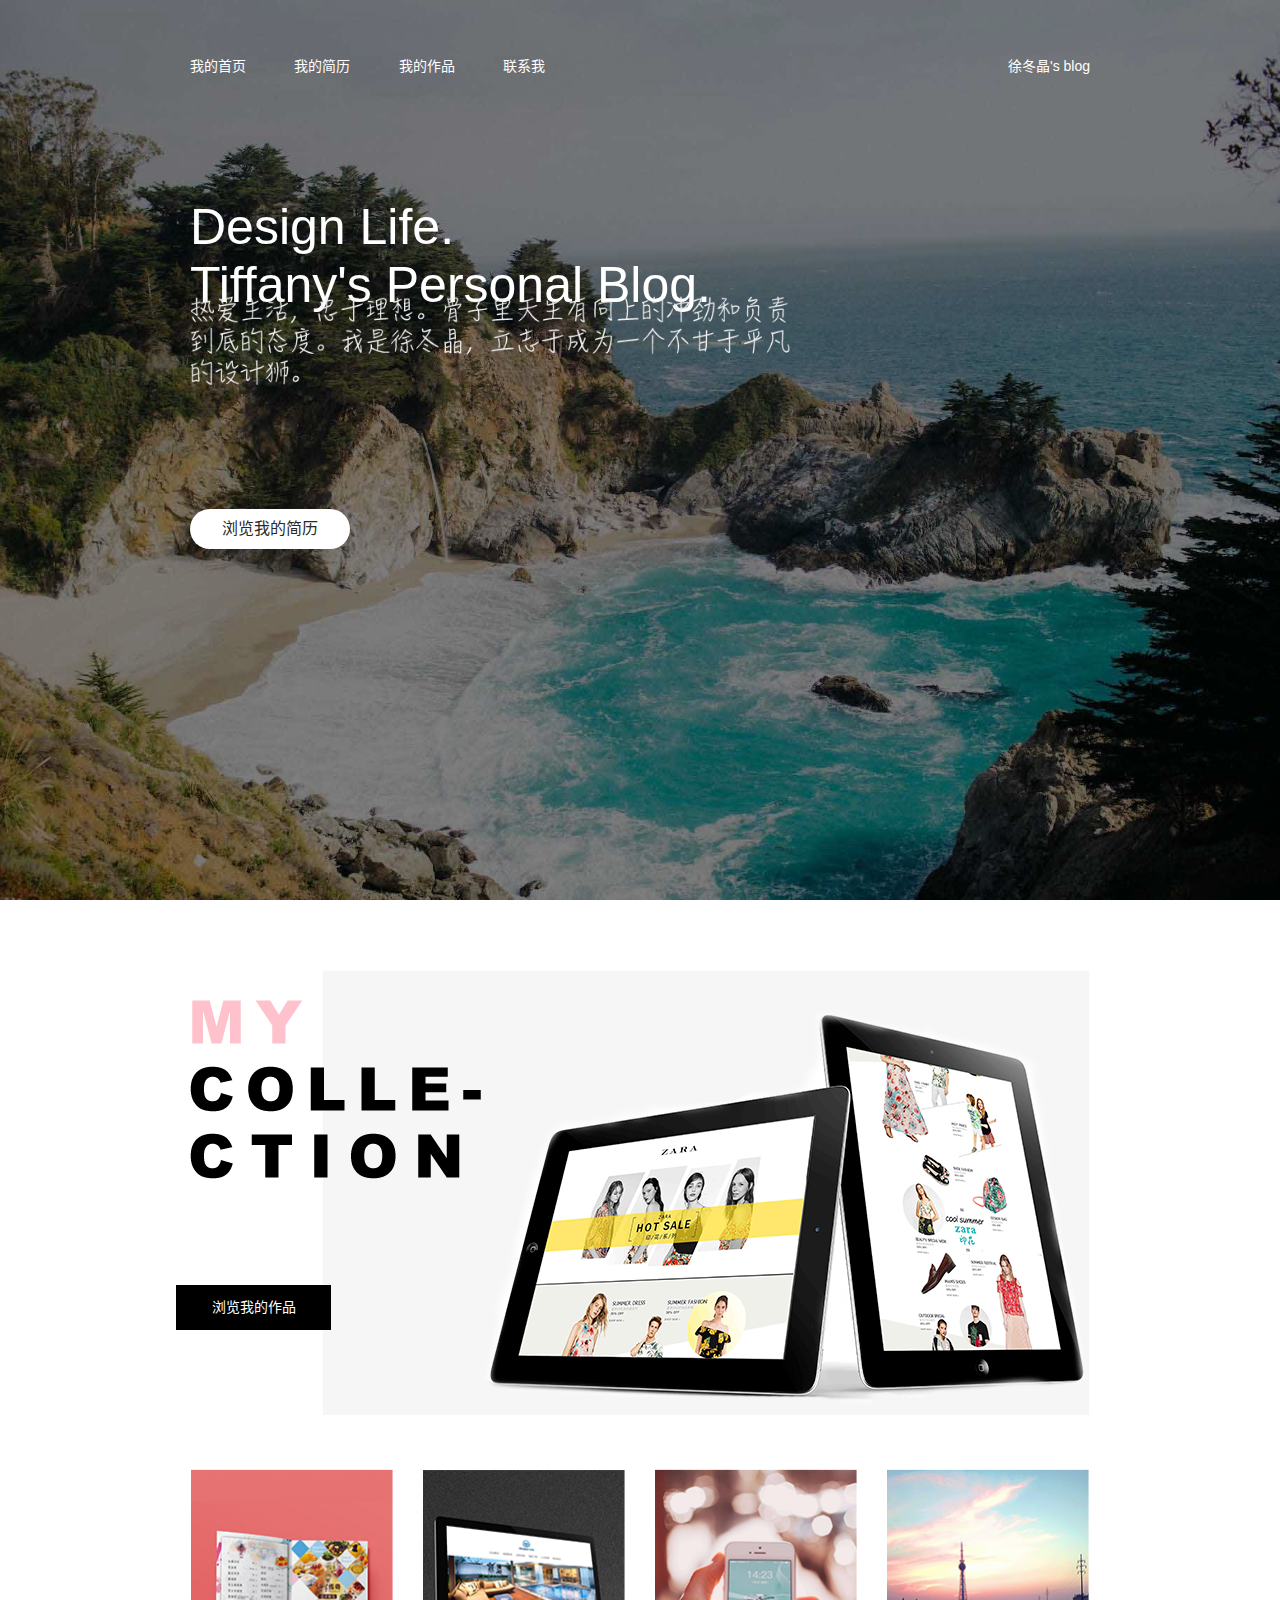
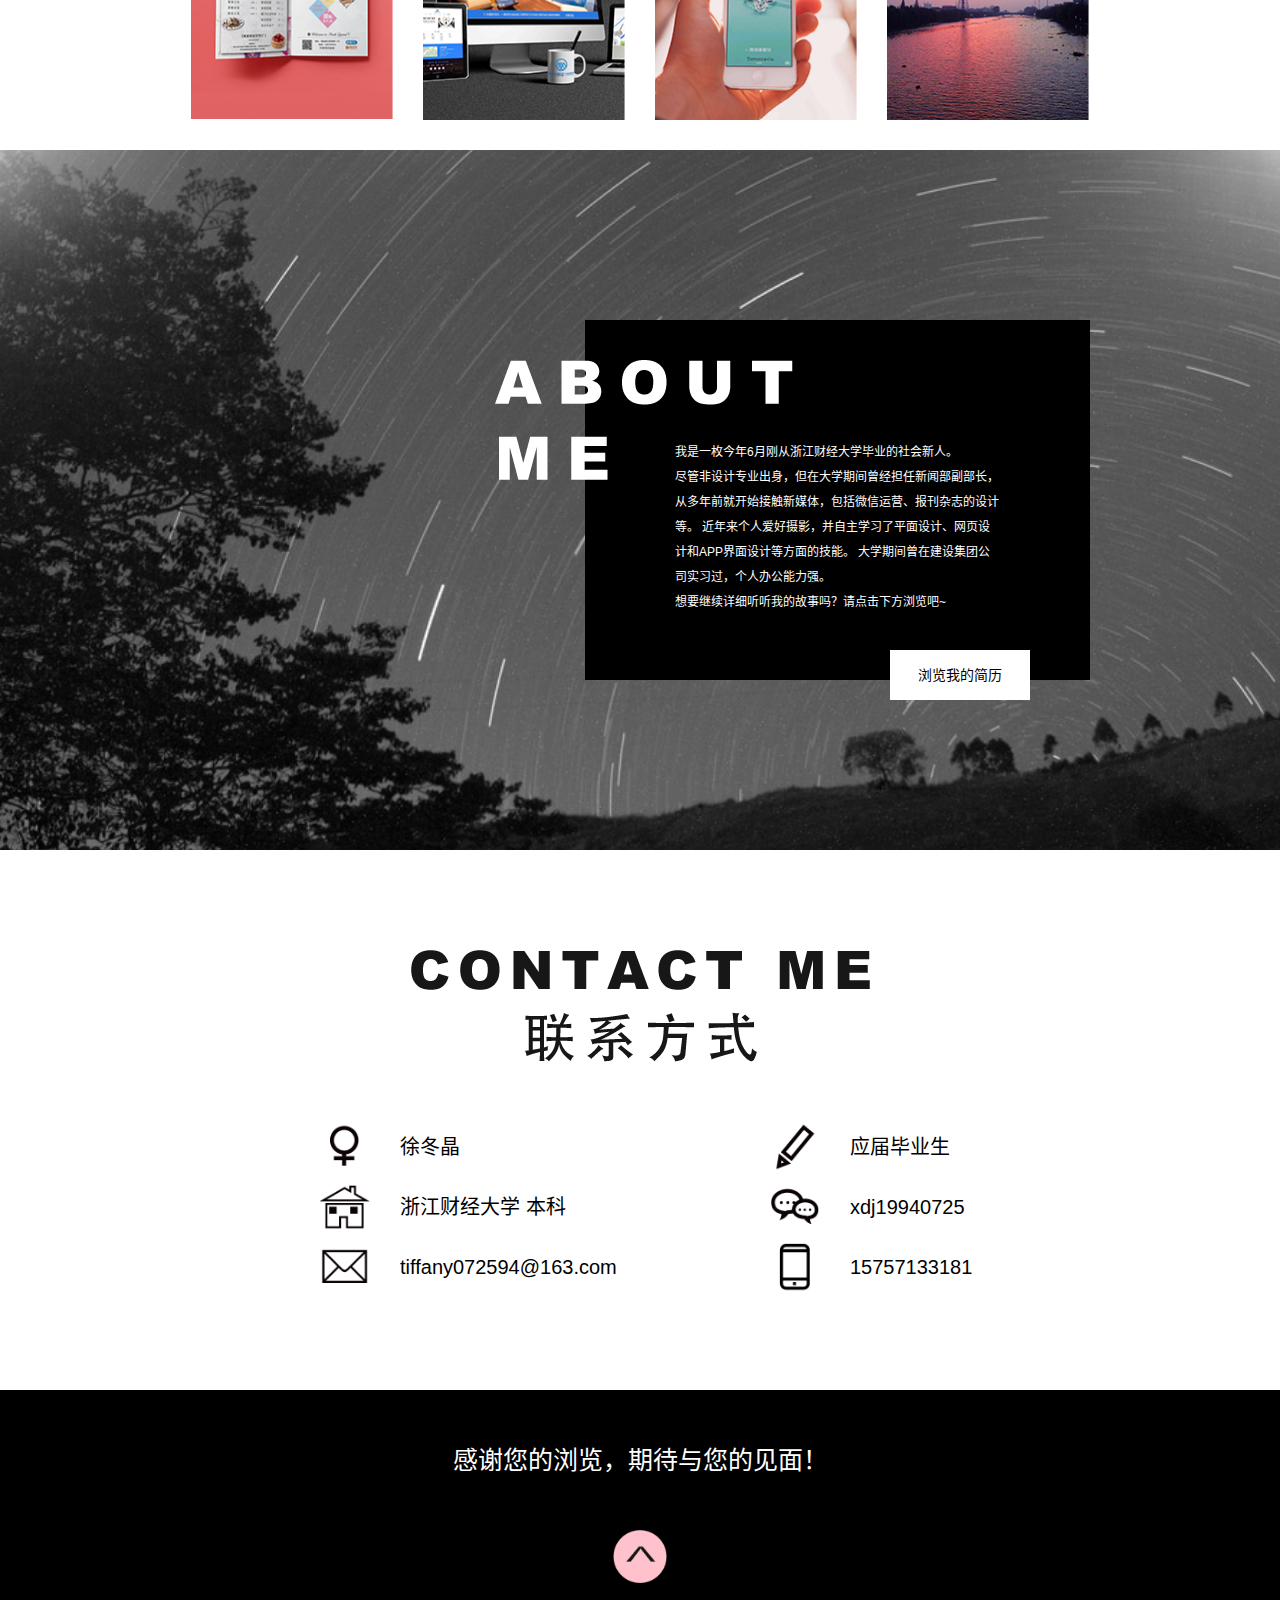
<file: index.html>
<!DOCTYPE html>
<html lang="zh-CN">

<head>
    <meta charset="UTF-8">
    <title>徐冬晶的个人主页</title>
    <link rel="stylesheet" href="css/main.css">
    <script>
var _hmt = _hmt || [];
(function() {
  var hm = document.createElement("script");
  hm.src = "//hm.baidu.com/hm.js?89fbfed0023b134c24da3ad917f53b40";
  var s = document.getElementsByTagName("script")[0]; 
  s.parentNode.insertBefore(hm, s);
})();
</script>
</head>

<body>
    <div id="first-index">
        <div class="nav">
            <div class="left-nav">
                <a href="index.html" class="left-item">我的首页</a>
                <a href="resume.html" class="left-item">我的简历</a>
                <a href="mycollection.html" class="left-item">我的作品</a>
                <a href="#contactme" class="left-item">联系我</a>
            </div>
            <div class="right-nav">
                <a href="#" class="right-item">徐冬晶's blog</a>
            </div>
        </div>

       <div class="first-text">
        <div class="eng-title">
            Design Life.<br> Tiffany's Personal Blog.

        </div>
        <div class="myself">
            <img src="images/myself.png" alt="自我介绍">
        </div>
        <div class="radius">
            <div class="radius-text">
                <a href="resume.html">浏览我的简历</a>
            </div>
        </div>
    </div>





    <div id="mycolletion">
        <div class="firstcol">
            <div class="rightcol">
            
                   <img src="images/mycol1.png" alt="">
            </div>
            <div class="leftcol">
                <img src="images/mycoltitle.png" alt="">

            </div>

        </div>
        <div class="secondcol">
            <div class="mycol">
              <img src="images/mycol2.png" alt="">
              <a class="mycol-text" href="mycollection.html#1">
                  平面设计
              </a>
            </div>
            
            <div class="mycol">
            <img src="images/mycol3.png" alt="" >
            <a class="mycol-text" href="mycollection.html#2">
                 网页设计
              </a>
           </div>
           <div class="mycol">
            <img src="images/mycol4.png" alt="" >
             <a class="mycol-text" href="mycollection.html#3">
                 APP界面设计
              </a>
             </div>
         <div class="mycol">
            <img src="images/mycol5.png" alt="" >
             <a class="mycol-text" href="mycollection.html#4">
                 摄影展示
              </a>
        </div>
        <div class="see-mycol">
            <a href="mycollection.html">浏览我的作品</a>
        </div>
    </div>
    <div class="clearfix"></div>

    </div>  <!--mycollection结尾-->

    <div id="third-index">
        <div class="aboutme">
            <div class="right-aboutme">
                <div class="text">
                    我是一枚今年6月刚从浙江财经大学毕业的社会新人。<br> 尽管非设计专业出身，但在大学期间曾经担任新闻部副部长，从多年前就开始接触新媒体，包括微信运营、报刊杂志的设计等。 近年来个人爱好摄影，并自主学习了平面设计、网页设计和APP界面设计等方面的技能。
                    大学期间曾在建设集团公司实习过，个人办公能力强。
                    <br> 想要继续详细听听我的故事吗？请点击下方浏览吧~
                </div>

            </div>
            <div class="left-aboutme">
                <img src="images/aboutme.png" alt="">
            </div>

            <div class="see-resume">
                <a href="resume.html">浏览我的简历</a>
            </div>
        </div>
    </div>

    <div id="contactme">
        <img src="images/contactme.png" alt="" class="contact-text">
        <div class="contact-ways">
            <div class="left-ways">
                <div><img src="images/name.gif" alt="">
                    <p>徐冬晶</p>
                </div>
                <div><img src="images/school.gif" alt="">
                    <p>浙江财经大学 本科</p>
                </div>
                <div><img src="images/email.gif" alt="">
                    <p> tiffany072594@163.com</p>
                </div>
            </div>

            <div class="right-ways">
                <div><img src="images/pen.gif" alt="">
                    <p>应届毕业生 </p>
                </div>
                <div><img src="images/wechat.gif" alt="">
                    <p>xdj19940725</p>
                </div>
                <div><img src="images/phone.png" alt="">
                    <p>15757133181</p>
                </div>

            </div>

        </div>
    </div>

    <div id="footer">
        <p>感谢您的浏览，期待与您的见面！</p>
        <div class="back">
            <a href="#top">
                <img src="images/back.png" alt=""></a>
        </div>
    </div>
</body>

</html>
</file>
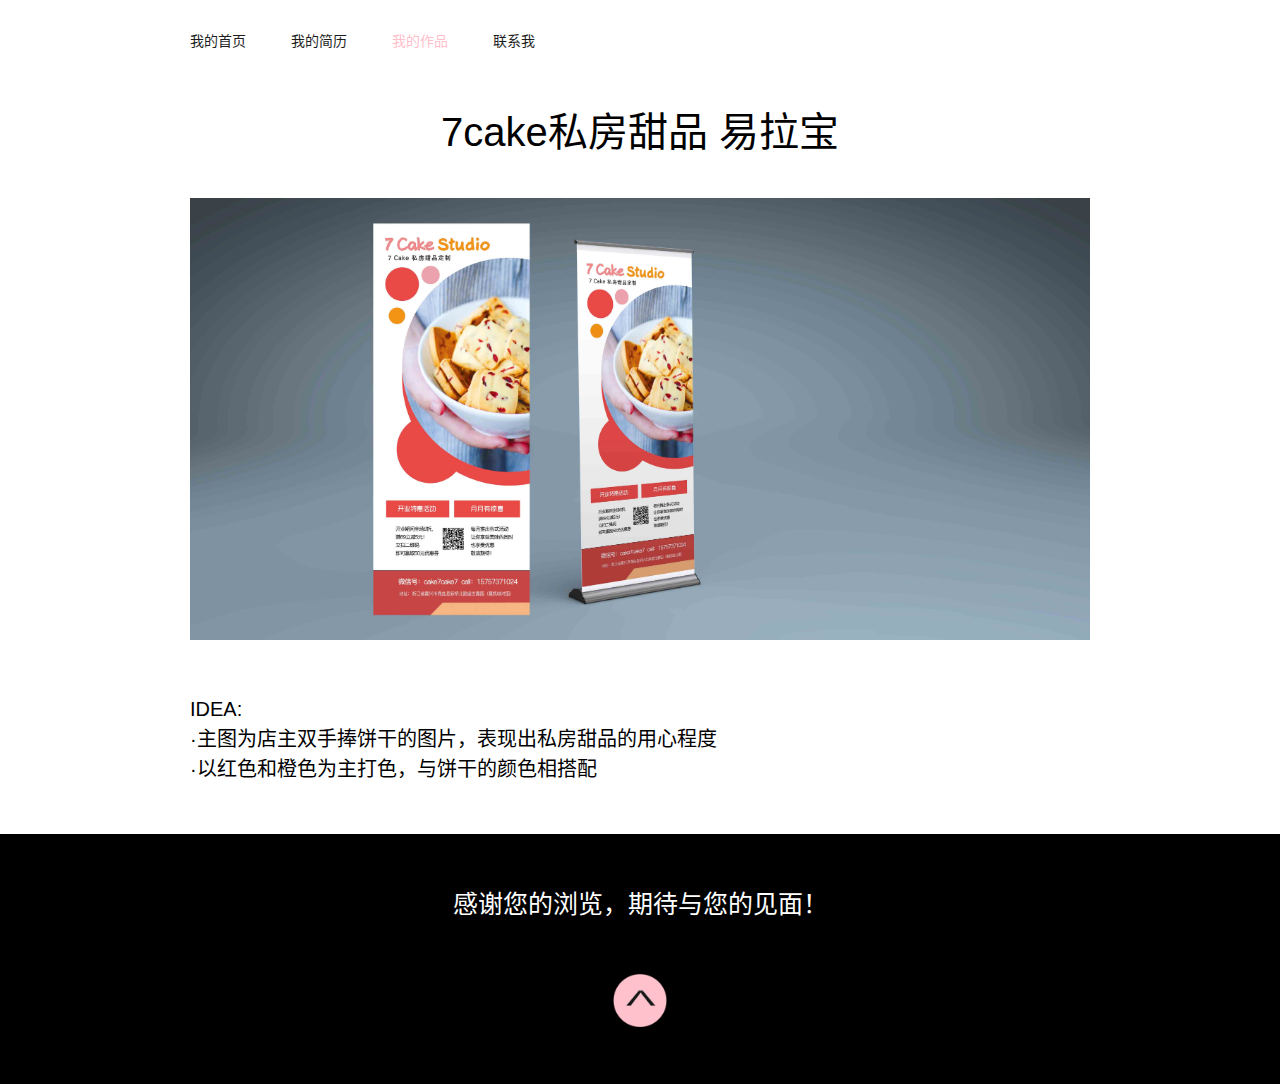
<file: 7cake.html>
<!DOCTYPE html>
<html lang="zh-CN">
<head>
    <meta charset="UTF-8">
    <title>我的作品</title>
    <link rel="stylesheet" href="css/zara.css">
</head>
<body>
    <div id="first-index">
        <div class="nav">
            <div class="left-nav">
                <div>
                    <a href="index.html" >我的首页</a>
                </div>
                <div>
                    <a href="resume.html">我的简历</a>
                </div>
                <div>
                    <a href="mycollection.html" class="left-item">我的作品</a>
                </div>
                <div>
                       <a href="index.html#contactme">联系我</a>
                </div>
            </div>
           
        </div>
     
    </div>
 
 
 <div class="second">
     <p class="title">7cake私房甜品 易拉宝</p>
     <img src="images/7cake1.jpg" alt="">
    
     
     <p class="text">
         IDEA:<br>
·主图为店主双手捧饼干的图片，表现出私房甜品的用心程度<br>
·以红色和橙色为主打色，与饼干的颜色相搭配<br>

     </p>
 </div>


  <div id="footer">
       <p>感谢您的浏览，期待与您的见面！</p>
       <div class="back">
          <a href="#top">
              <img src="images/back.png" alt=""></a>  
              </div>
      </div>  
</body>
</html>
</file>
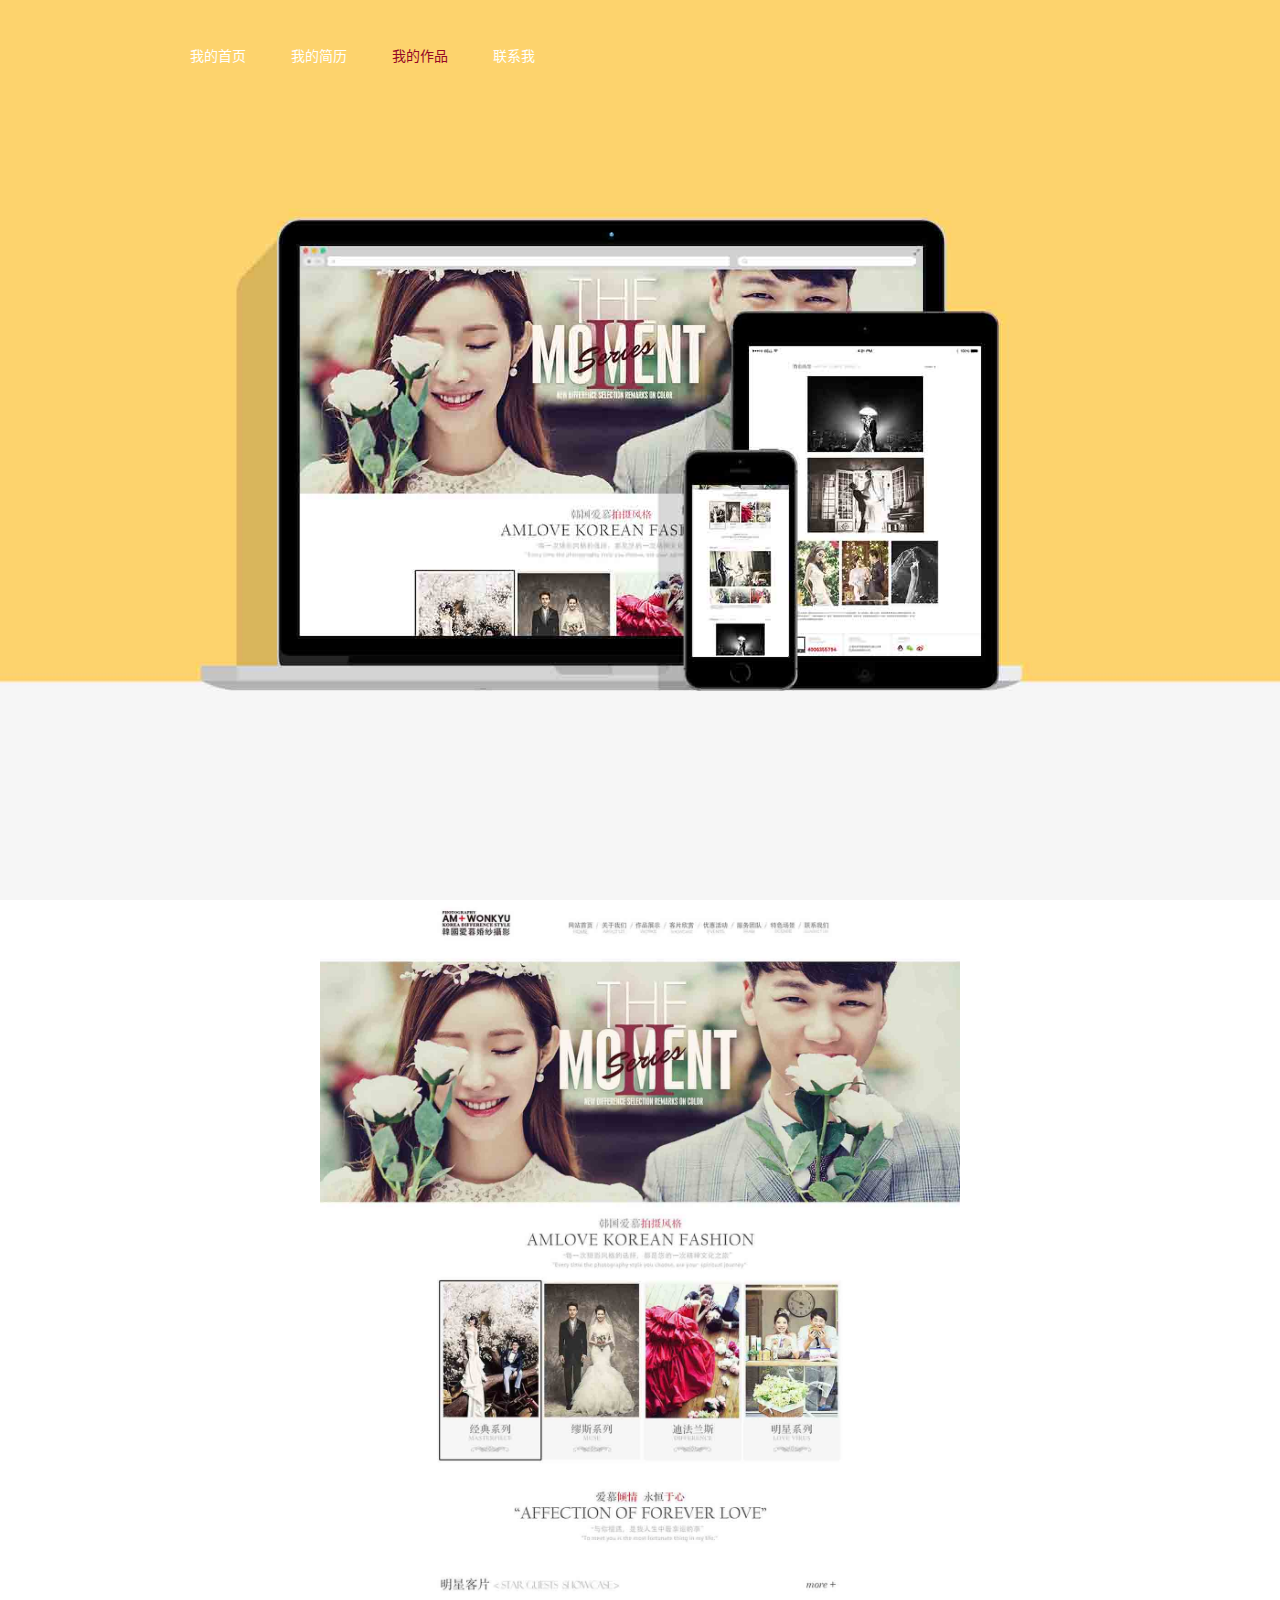
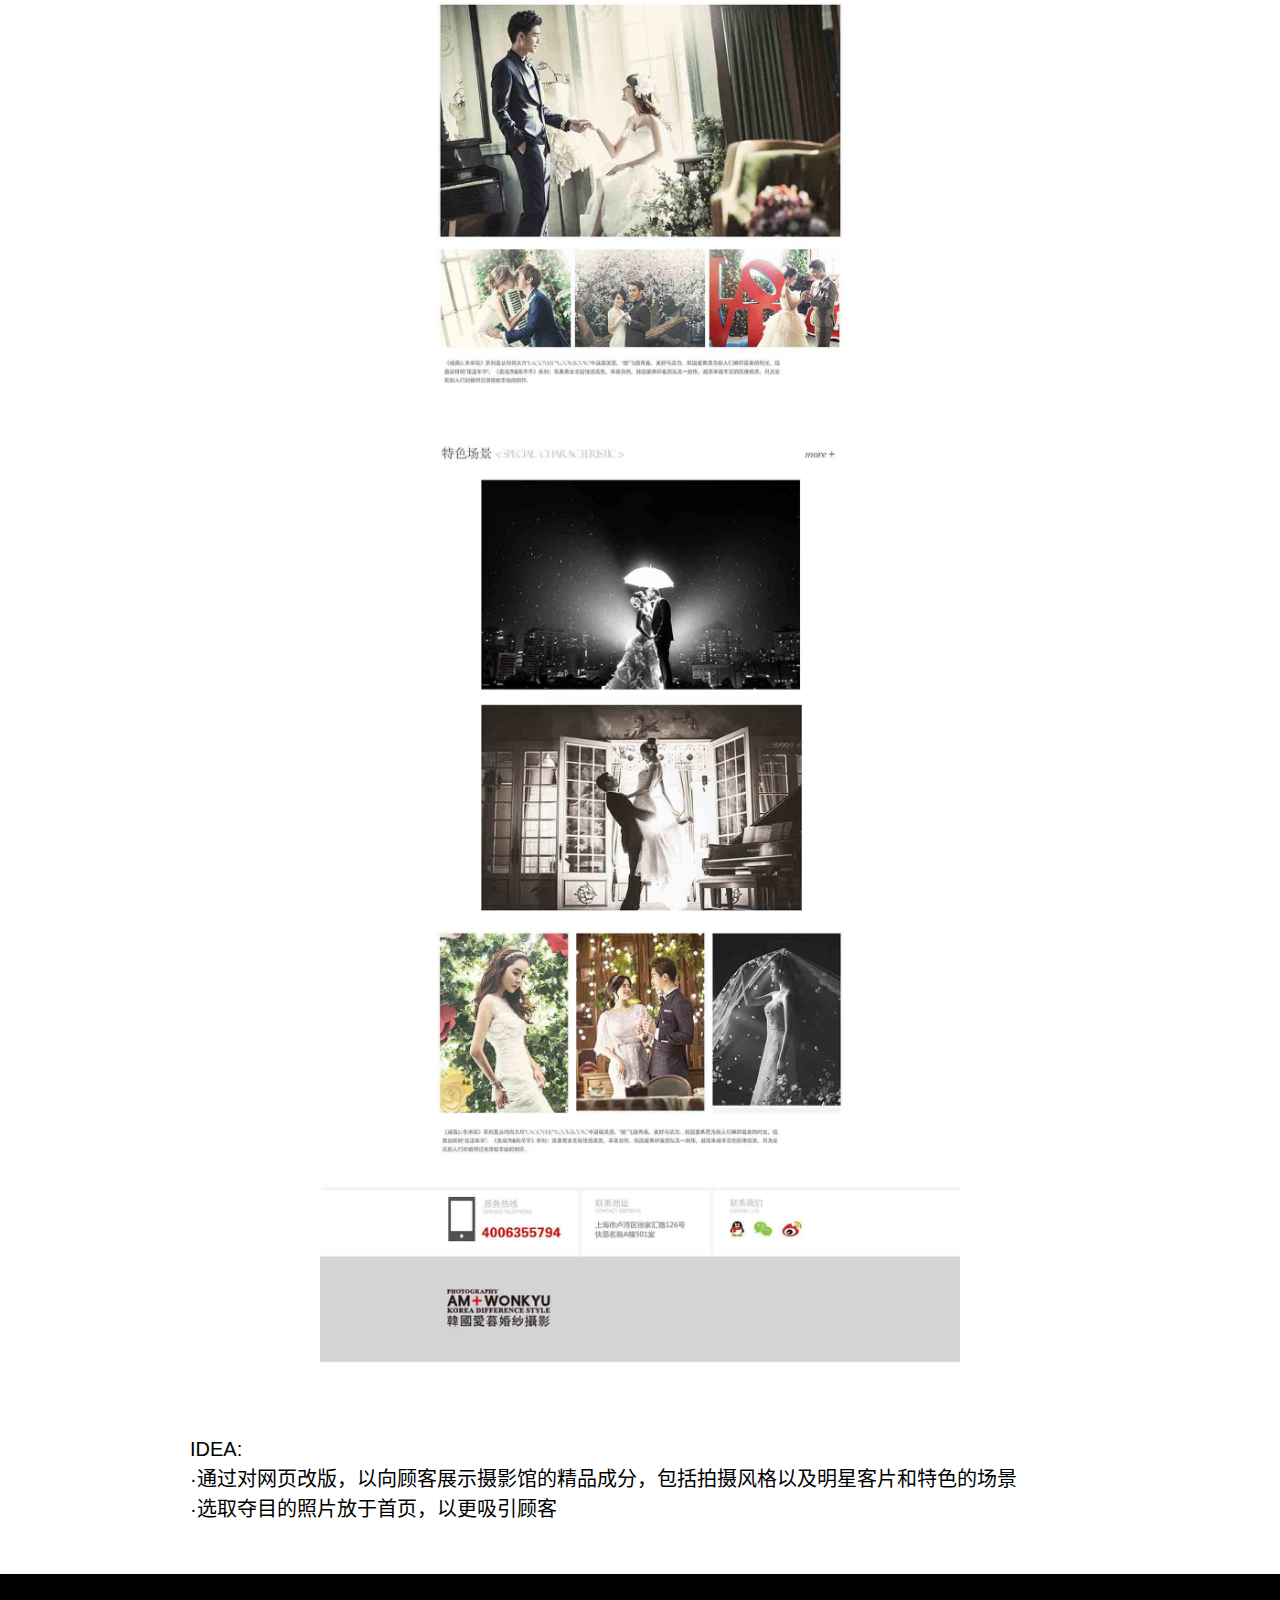
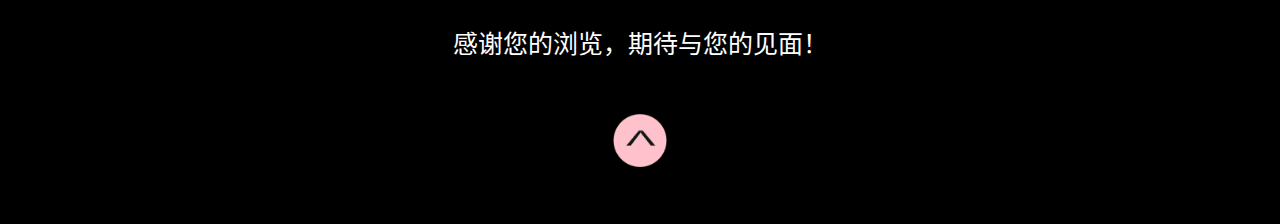
<file: aimu.html>
<!DOCTYPE html>
<html lang="zh-CN">
<head>
    <meta charset="UTF-8">
    <title>我的作品</title>
    <link rel="stylesheet" href="css/aimu.css">
</head>
<body>
    <div id="first-index">
        <div class="nav">
            <div class="left-nav">
                <div>
                    <a href="index.html" >我的首页</a>
                </div>
                <div>
                    <a href="resume.html" >我的简历</a>
                </div>
                <div>
                    <a href="mycollection.html" class="left-item">我的作品</a>
                </div>
                <div>
                       <a href="index.html#contactme">联系我</a>
                </div>
            </div>
            
        </div>
     
    </div>
 
 
 <div class="second">
     <img src="images/aimu2.jpg" alt="" class="pic1">
     
     <p class="second-text">
         IDEA:<br>
·通过对网页改版，以向顾客展示摄影馆的精品成分，包括拍摄风格以及明星客片和特色的场景<br>
·选取夺目的照片放于首页，以更吸引顾客
     </p>
 </div>


  <div id="footer">
       <p>感谢您的浏览，期待与您的见面！</p>
       <div class="back">
          <a href="#top">
              <img src="images/back.png" alt=""></a>  
              </div>
      </div>  
</body>
</html>
</file>
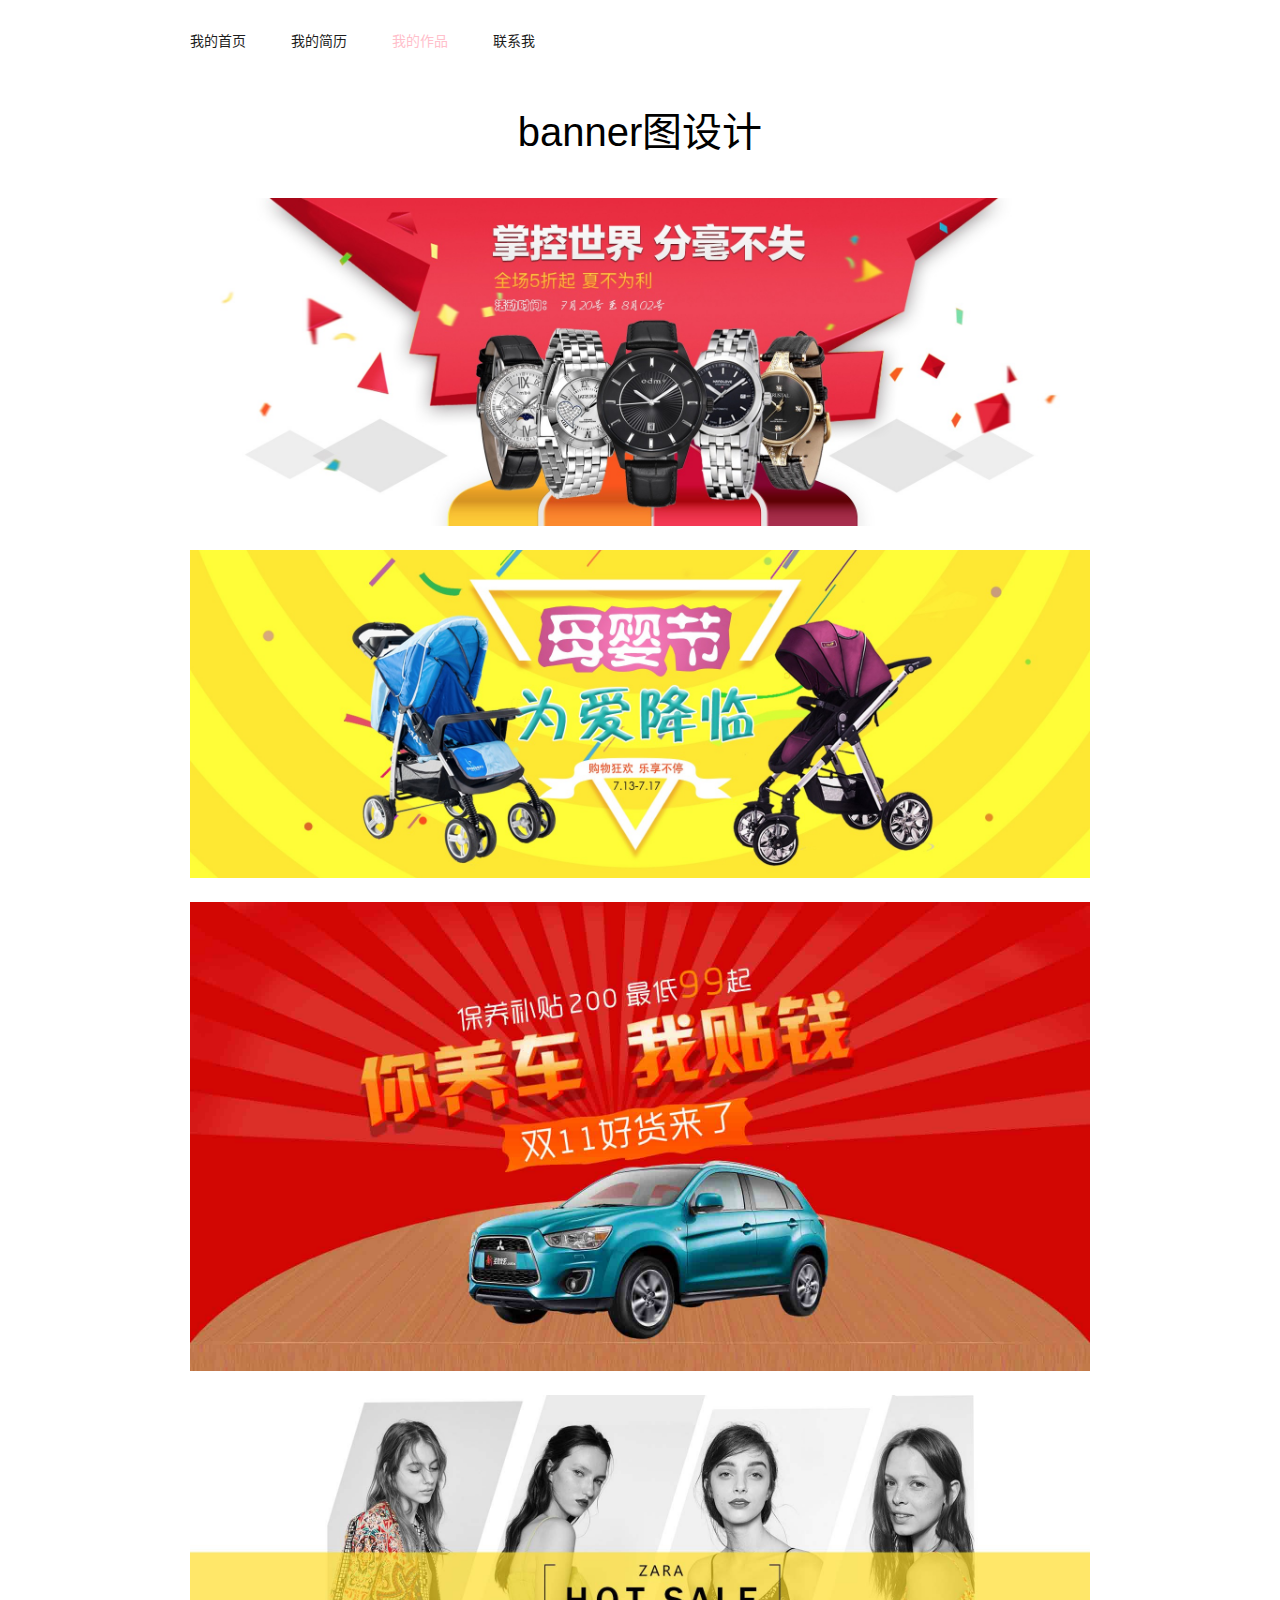
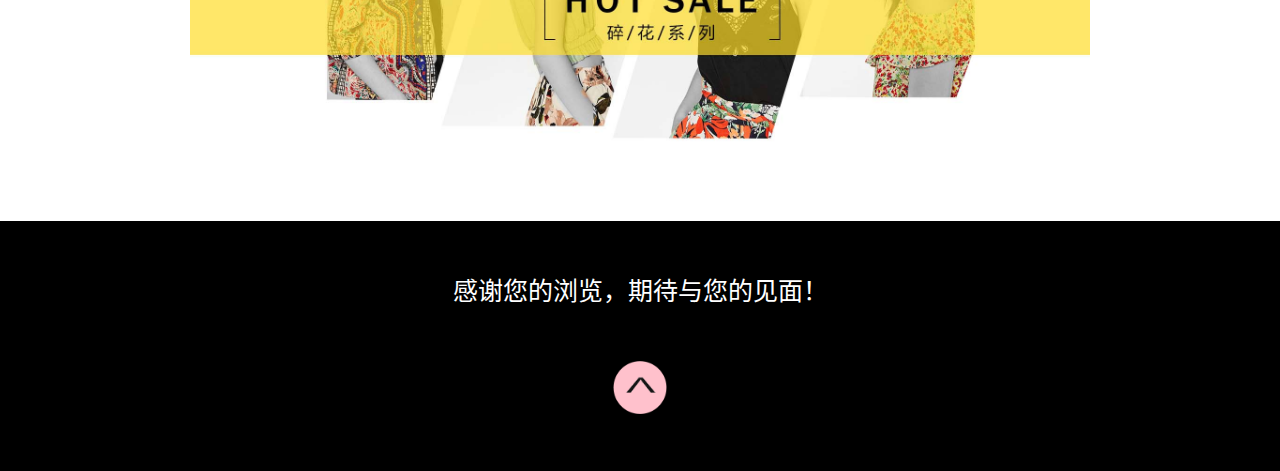
<file: banner.html>
<!DOCTYPE html>
<html lang="zh-CN">
<head>
    <meta charset="UTF-8">
    <title>我的作品</title>
    <link rel="stylesheet" href="css/banner.css">
</head>
<body>
    <div id="first-index">
        <div class="nav">
            <div class="left-nav">
                <div>
                    <a href="index.html" >我的首页</a>
                </div>
                <div>
                    <a href="resume.html">我的简历</a>
                </div>
                <div>
                    <a href="mycollection.html" class="left-item">我的作品</a>
                </div>
                <div>
                       <a href="index.html#contactme">联系我</a>
                </div>
            </div>
           
        </div>
     
    </div>
 
 
 <div class="second">
     <p class="title">banner图设计</p>
     <img src="images/mall-banner1.jpg" alt="">
     <img src="images/mall-banner2.jpg" alt="">
     <img src="images/mall-banner3.jpg" alt="">
     <img src="images/zara3.jpg" alt="">
     
     <p class="text">
    
     </p>
 </div>


  <div id="footer">
       <p>感谢您的浏览，期待与您的见面！</p>
       <div class="back">
          <a href="#top">
              <img src="images/back.png" alt=""></a>  
              </div>
      </div>  
</body>
</html>
</file>
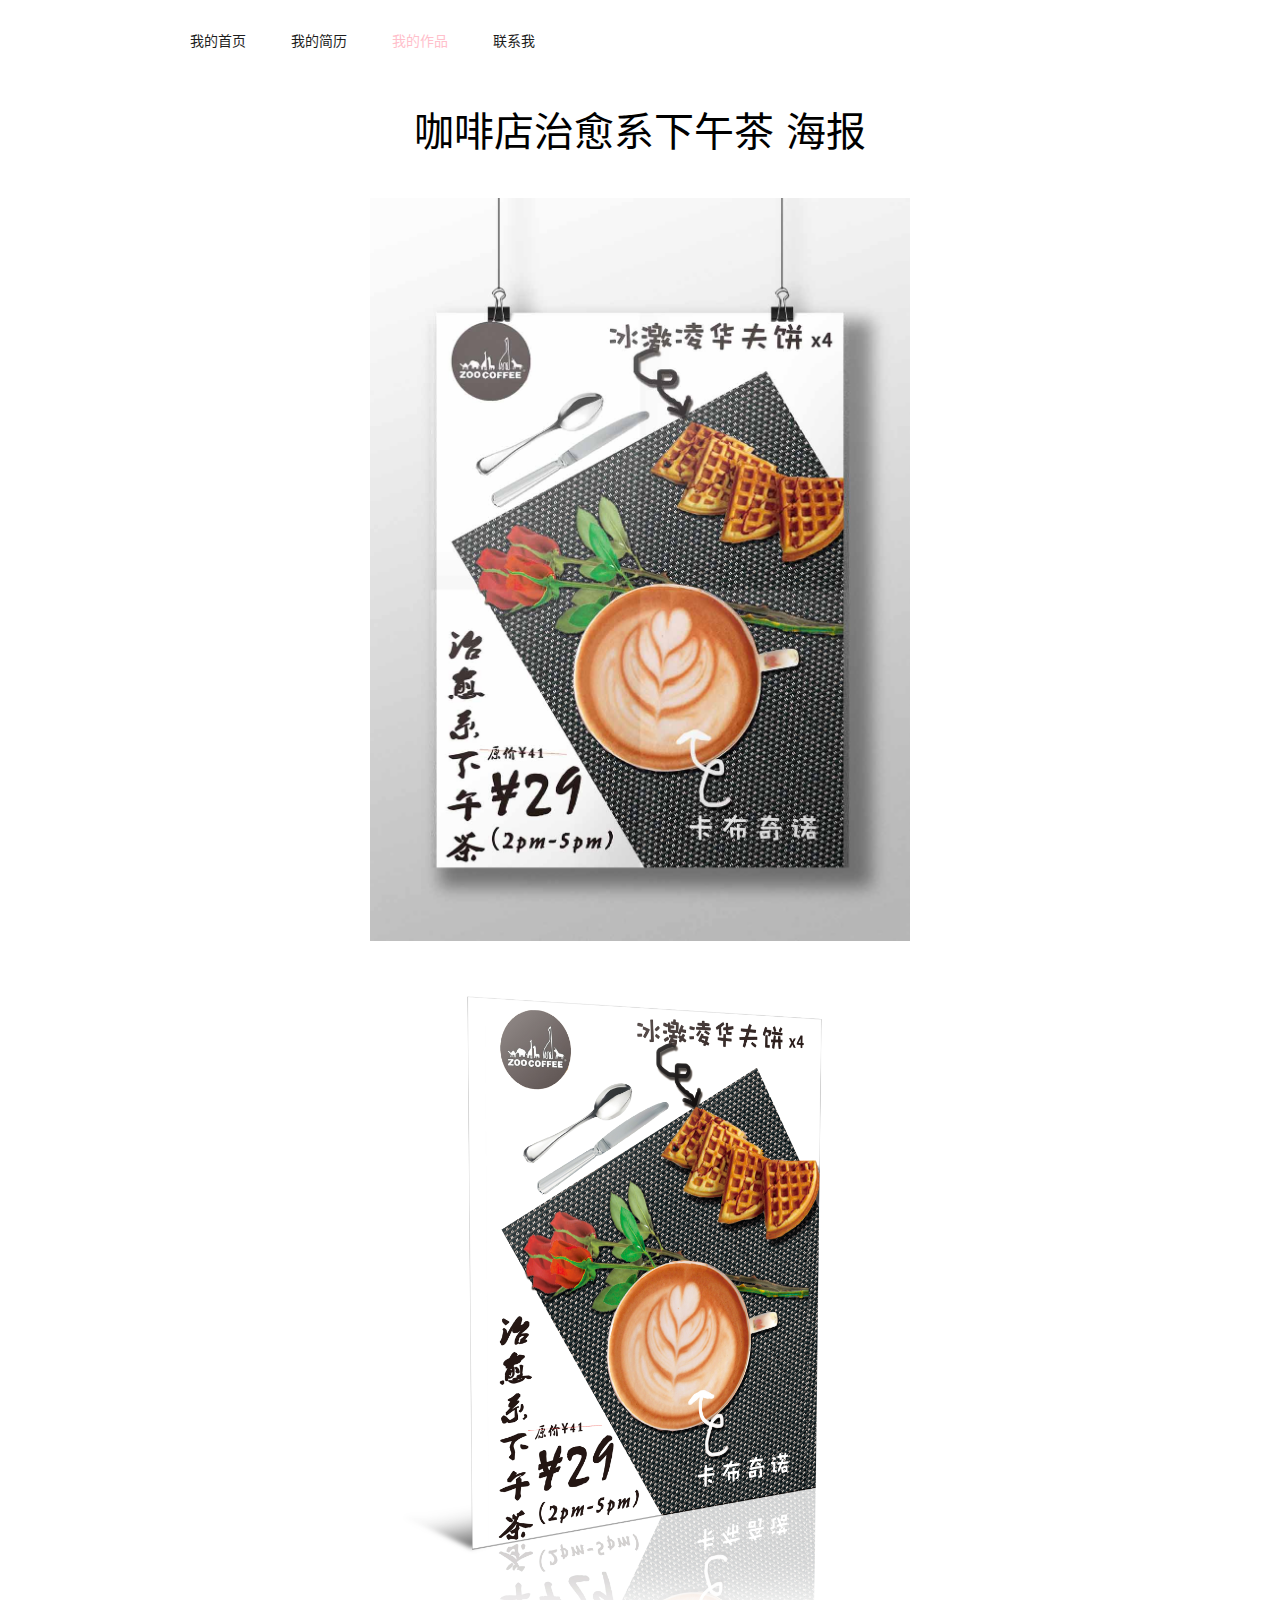
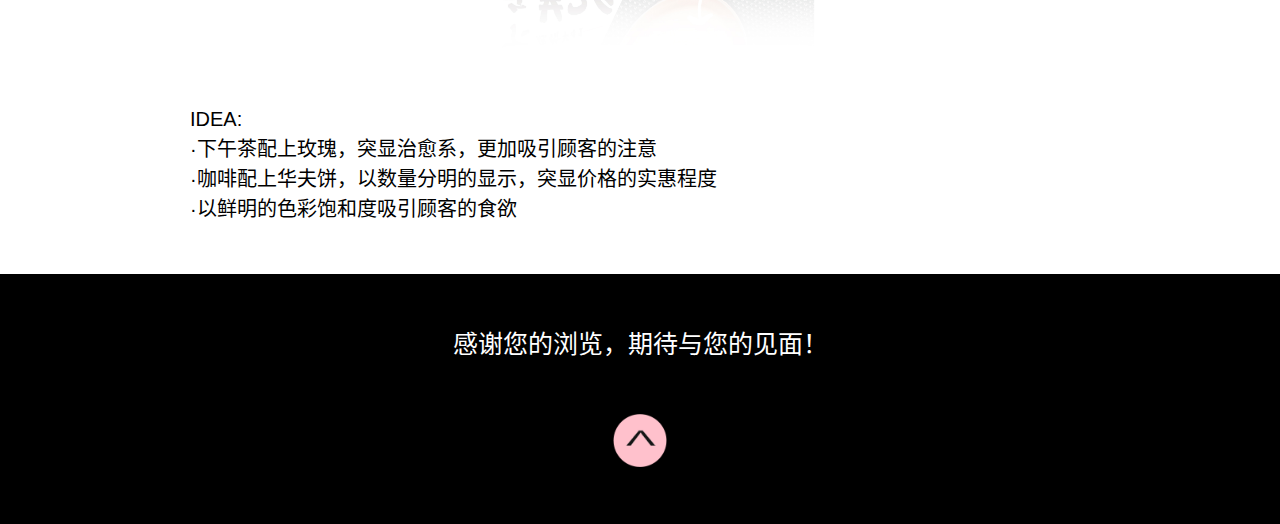
<file: coffee.html>
<!DOCTYPE html>
<html lang="zh-CN">
<head>
    <meta charset="UTF-8">
    <title>我的作品</title>
    <link rel="stylesheet" href="css/coffee.css">
</head>
<body>
    <div id="first-index">
        <div class="nav">
            <div class="left-nav">
                <div>
                    <a href="index.html" >我的首页</a>
                </div>
                <div>
                    <a href="resume.html" >我的简历</a>
                </div>
                <div>
                    <a href="mycollection.html" class="left-item">我的作品</a>
                </div>
                <div>
                       <a href="index.html#contactme">联系我</a>
                </div>
            </div>
           
        </div>
     
    </div>
 
 
 <div class="second">
     <p class="title">咖啡店治愈系下午茶 海报</p>
     <img src="images/coffee1.jpg" alt="">
     <img src="images/coffee2.jpg" alt="">
     <p class="text">
         IDEA:<br>
·下午茶配上玫瑰，突显治愈系，更加吸引顾客的注意<br>
·咖啡配上华夫饼，以数量分明的显示，突显价格的实惠程度<br>
·以鲜明的色彩饱和度吸引顾客的食欲<br>
     </p>
 </div>


  <div id="footer">
       <p>感谢您的浏览，期待与您的见面！</p>
       <div class="back">
          <a href="#top">
              <img src="images/back.png" alt=""></a>  
              </div>
      </div>  
</body>
</html>
</file>
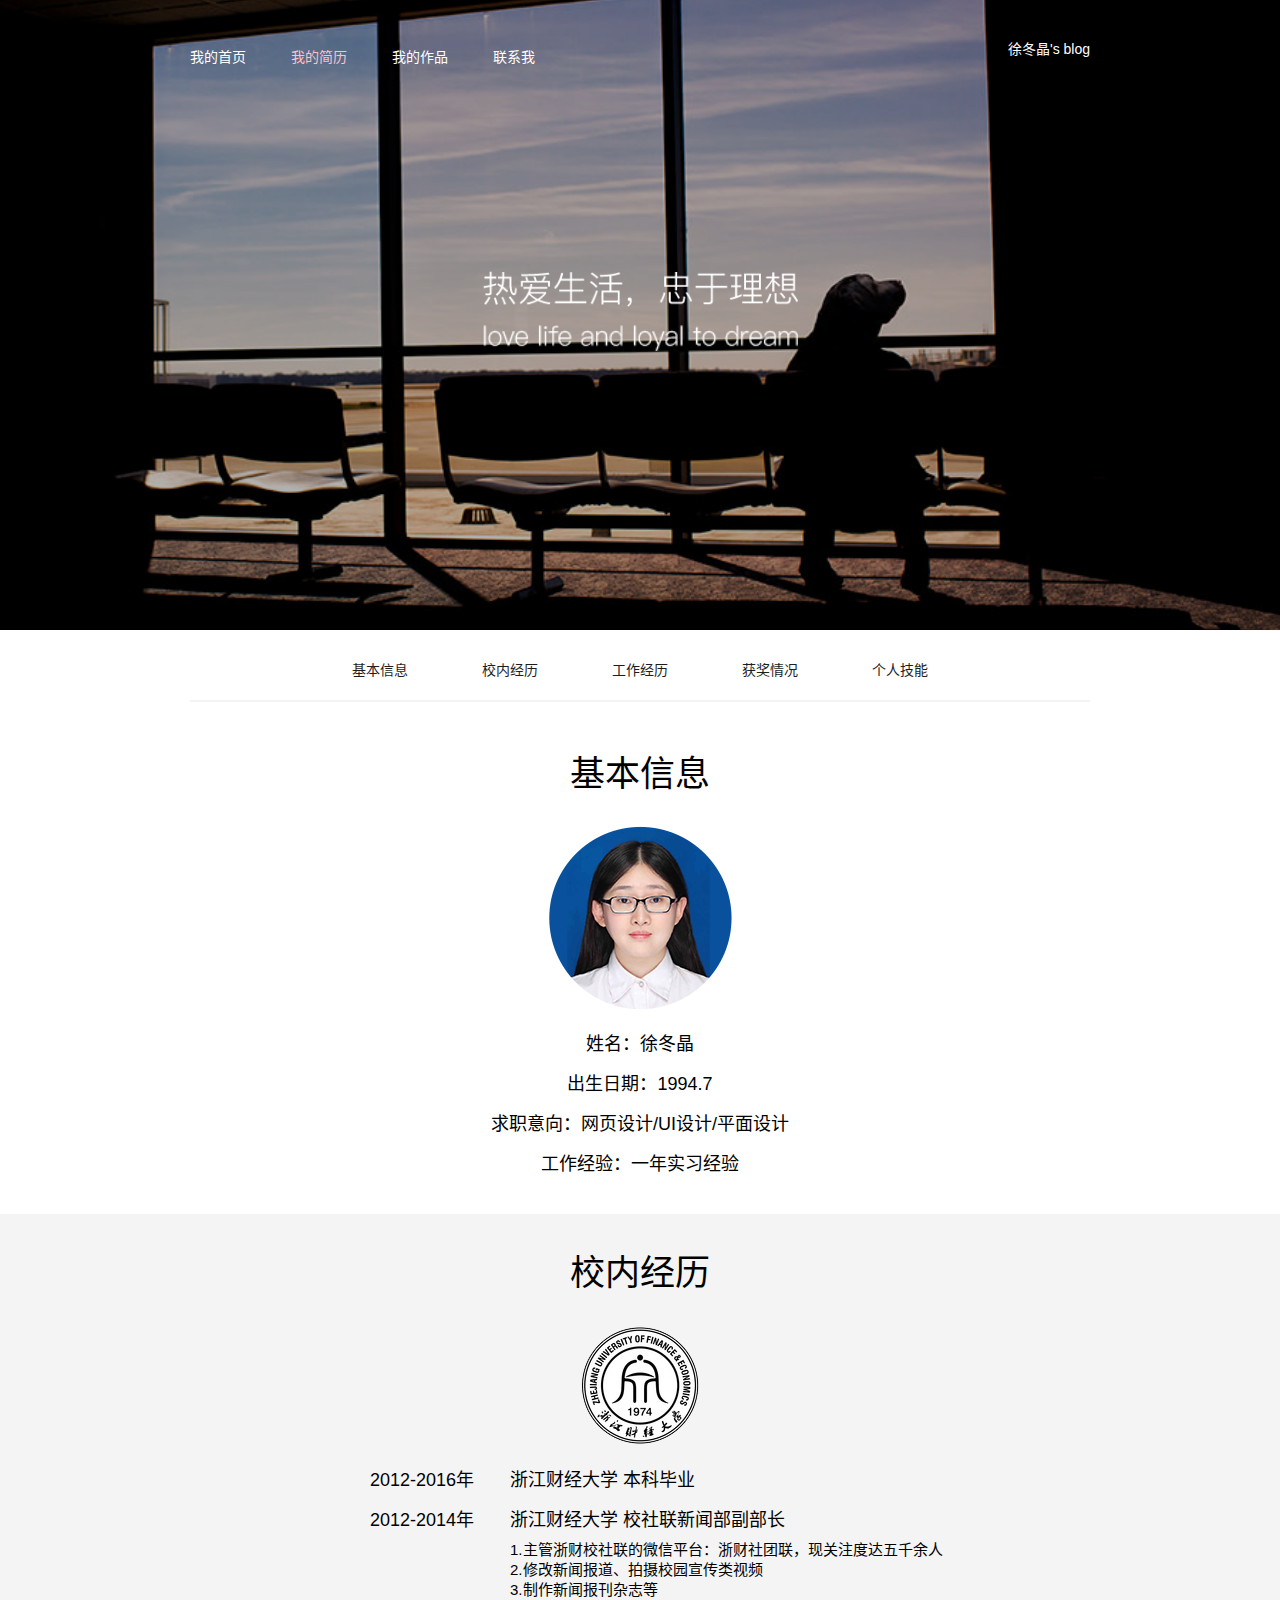
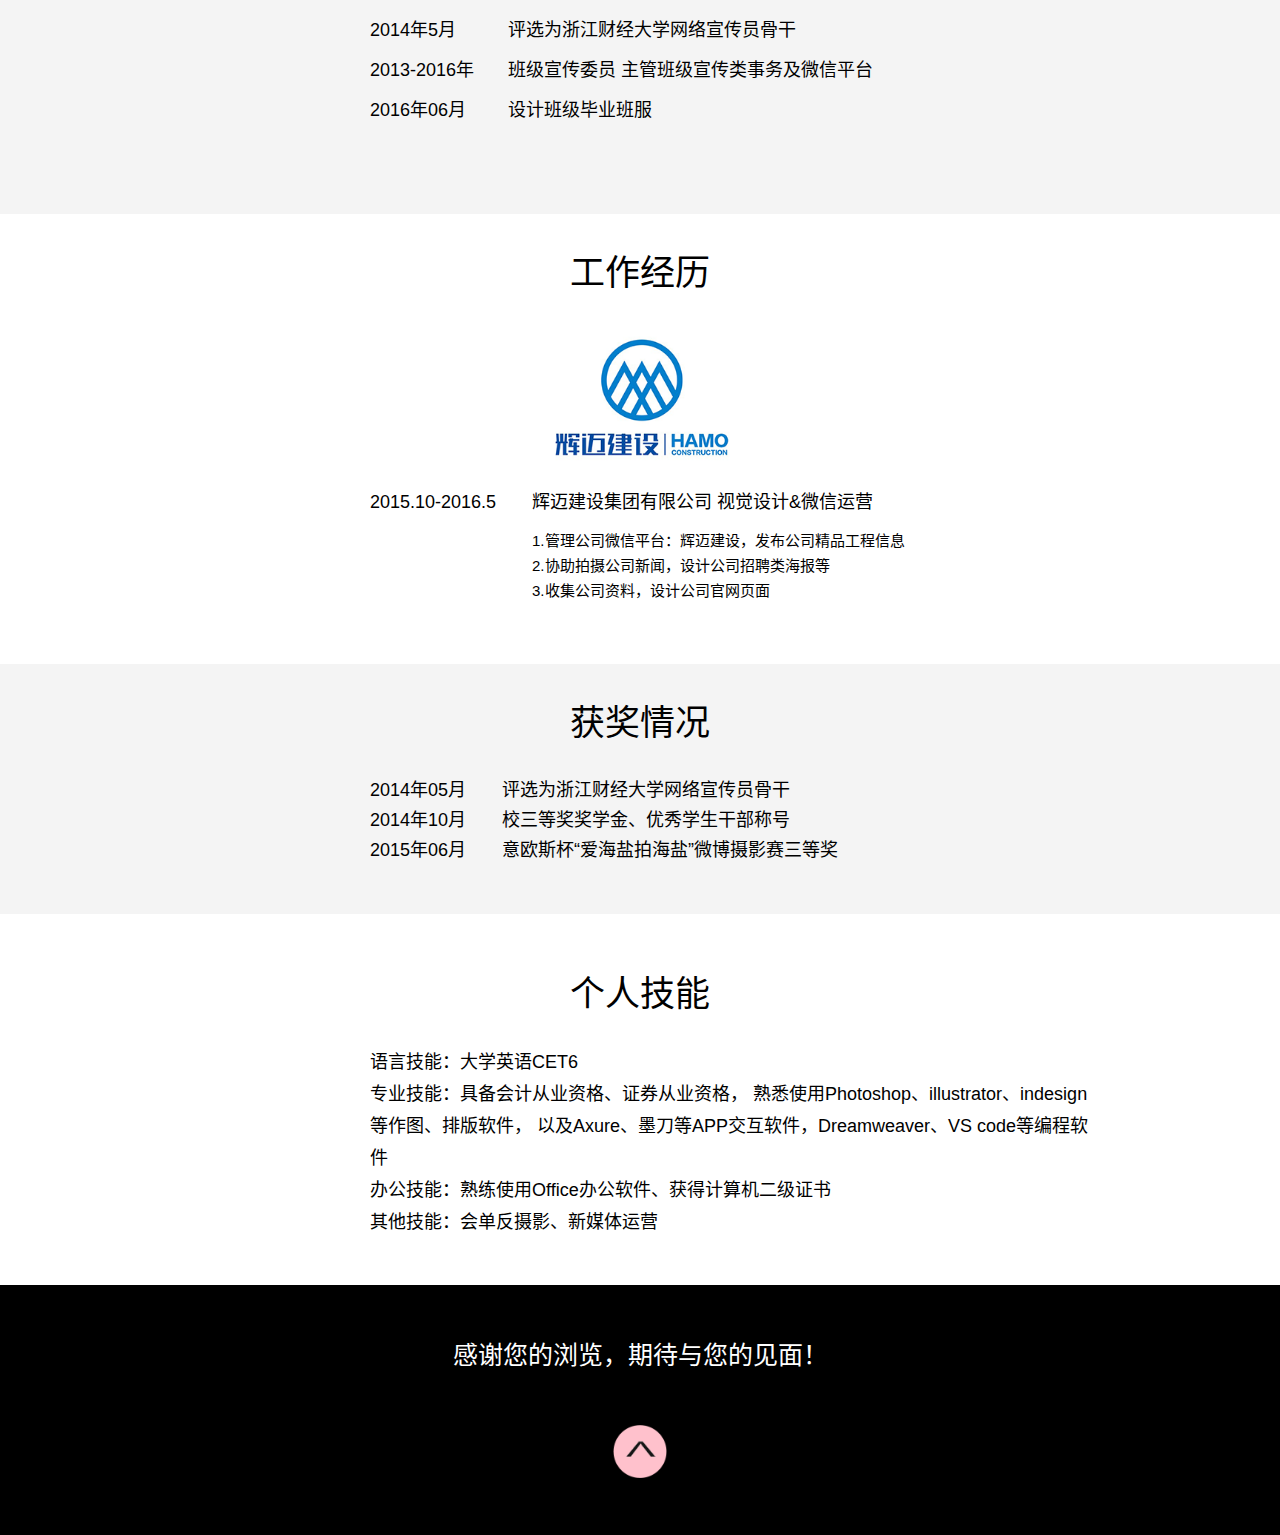
<file: resume.html>
<!DOCTYPE html>
<html lang="zh-CN">
 
<head>
    <meta charset="UTF-8">
    <title>我的简历</title>
    <link rel="stylesheet" href="css/resume.css">
    <script>
var _hmt = _hmt || [];
(function() {
  var hm = document.createElement("script");
  hm.src = "//hm.baidu.com/hm.js?89fbfed0023b134c24da3ad917f53b40";
  var s = document.getElementsByTagName("script")[0]; 
  s.parentNode.insertBefore(hm, s);
})();
</script>
</head>
<body>
    <div id="first-index">
        <div class="nav">
            <div class="left-nav">
                <div>
                    <a href="index.html" >我的首页</a>
                </div>
                <div>
                    <a href="resume.html" class="left-item">我的简历</a>
                </div>
                <div>
                    <a href="mycollection.html" >我的作品</a>
                </div>
                <div>
                       <a href="index.html#contactme">联系我</a>
                </div>
            </div>
            <div class="right-nav">
                <a href="" class="right-item">徐冬晶's blog</a>
            </div>
        </div>
        <div class="banner-text">
           <img src="images/bannertext1.png" alt=""><br>
           <img src="images/bannertext2.png" alt="">
       </div>
    </div>

<div class="nav2" >
    <p><a href="#basic">基本信息</a>　　　　　
    <a href="#school">校内经历</a>　　　　　
    <a href="#work">工作经历</a>　　　　　
    <a href="#prize">获奖情况</a>　　　　　
    <a href="#skill">个人技能</a>　　　　　
    </p>
    <div class="cutoff">
    </div>
</div>


<div class="basic" id="basic">
     <div class="basic-title">基本信息</div>
     <img src="images/1.png" alt="">
     <p>     
   姓名：徐冬晶<br>
出生日期：1994.7<br>
求职意向：网页设计/UI设计/平面设计<br>
工作经验：一年实习经验
</p>
</div>

<div class="school" id="school">
    <div class="school-text">
      <div class="school-title">校内经历</div>
      <img src="images/zufe.png" alt="">
         <div class="exp1">
      <p>2012-2016年　　浙江财经大学   本科毕业<br>
2012-2014年　　浙江财经大学    校社联新闻部副部长</p>
          </div>
          <div class="exp2">
          <p>1.主管浙财校社联的微信平台：浙财社团联，现关注度达五千余人<br>
2.修改新闻报道、拍摄校园宣传类视频<br>
3.制作新闻报刊杂志等</p>
         </div>
         <div class="exp3">
             <p>
                 2014年5月<br>
                 2013-2016年<br>
                 2016年06月</p>

             <p class="exp3-right">
                 评选为浙江财经大学网络宣传员骨干<br>
                 班级宣传委员 主管班级宣传类事务及微信平台<br>
                 设计班级毕业班服
             </p>
         </div>
     </div>
</div>


<div class="work" id="work">
     <div class="work-title">工作经历</div>
     <img src="images/logo.png" alt="">
    <div class="workexp1"> <p>     
2015.10-2016.5　　辉迈建设集团有限公司    视觉设计&微信运营
</p></div>
<div class="workexp2"> <p>     
1.管理公司微信平台：辉迈建设，发布公司精品工程信息<br>
2.协助拍摄公司新闻，设计公司招聘类海报等<br>
3.收集公司资料，设计公司官网页面
</p></div>

</div>

<div class="prize" id="prize">
    <div class="prize-text">
 <div class="prize-title">获奖情况</div>
  <p>
      2014年05月　　评选为浙江财经大学网络宣传员骨干 <br>
2014年10月　　校三等奖奖学金、优秀学生干部称号 <br>
2015年06月　　意欧斯杯“爱海盐拍海盐”微博摄影赛三等奖
  </p>
</div>

<div class="skill" id="skill">
    <div class="skill-text">
 <div class="skill-title">个人技能</div>
  <p>
      语言技能：大学英语CET6  <br>
专业技能：具备会计从业资格、证券从业资格，
                 熟悉使用Photoshop、illustrator、indesign等作图、排版软件，
                 以及Axure、墨刀等APP交互软件，Dreamweaver、VS code等编程软件 <br>
办公技能：熟练使用Office办公软件、获得计算机二级证书<br>
其他技能：会单反摄影、新媒体运营
  </p>
</div>
</div>

   
  <div id="footer">
       <p>感谢您的浏览，期待与您的见面！</p>
       <div class="back">
          <a href="#top">
              <img src="images/back.png" alt=""></a>  
              </div>
      </div>  
</body>
</html>
</file>
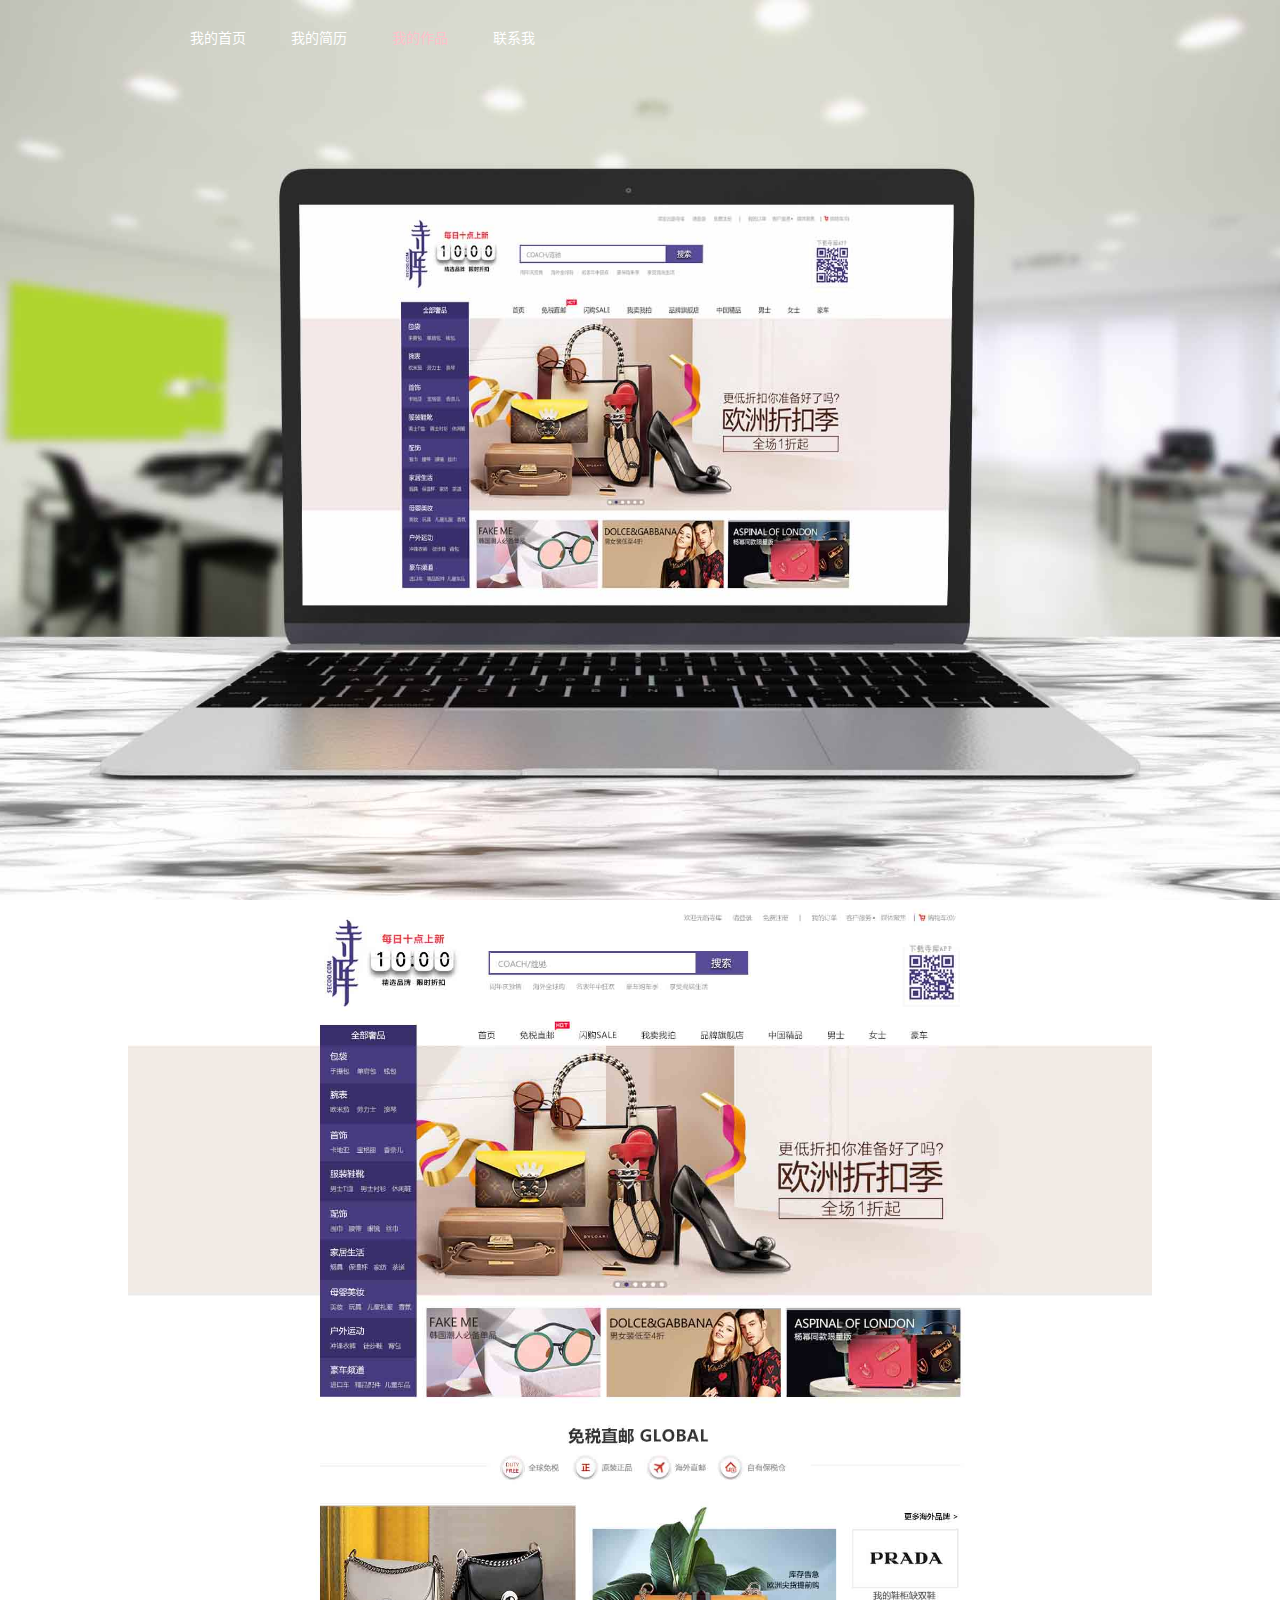
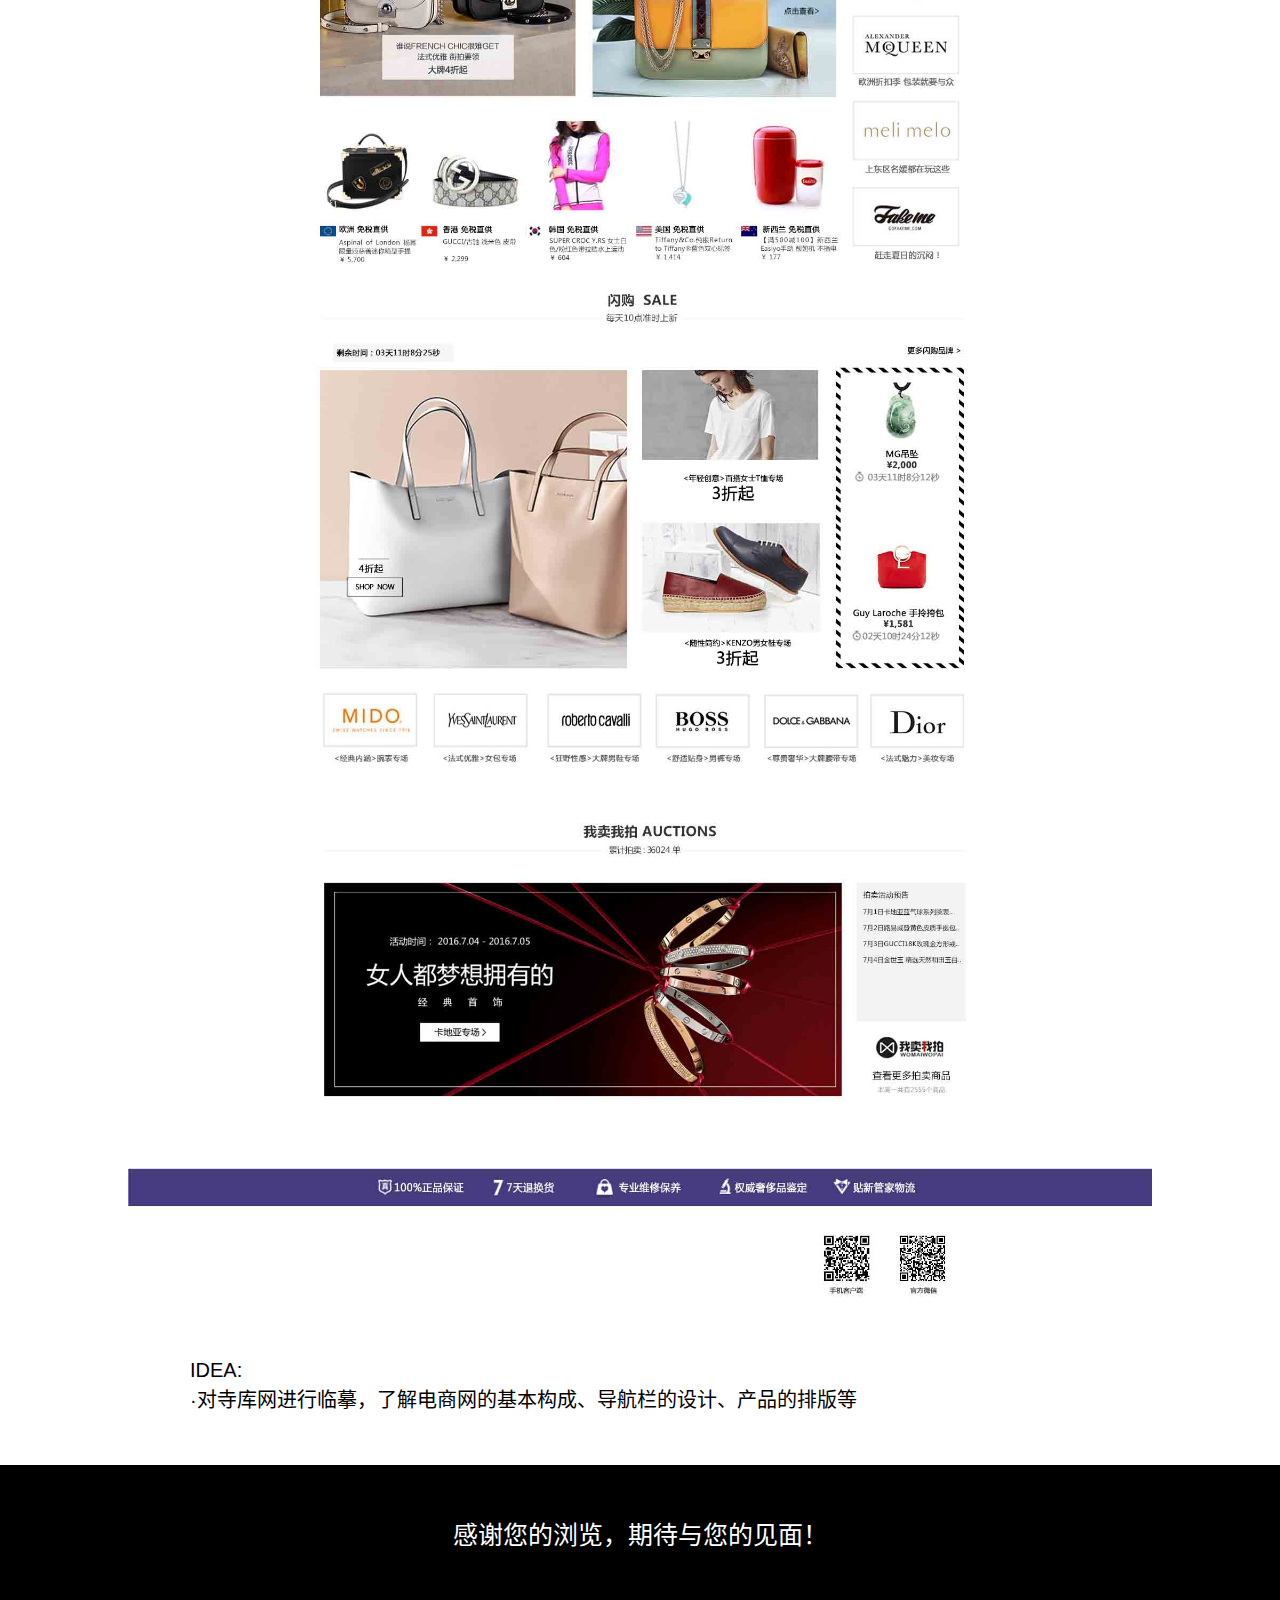
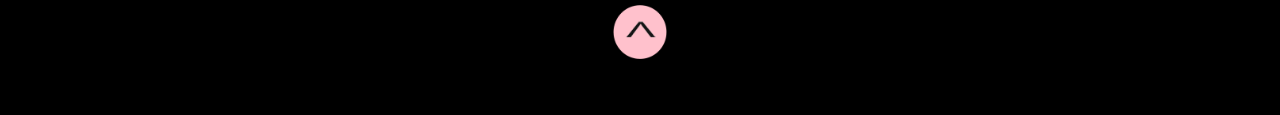
<file: secoo.html>
<!DOCTYPE html>
<html lang="zh-CN">
<head>
    <meta charset="UTF-8">
    <title>我的作品</title>
    <link rel="stylesheet" href="css/secoo.css">
</head>
<body>
    <div id="first-index">
        <div class="nav">
            <div class="left-nav">
                <div>
                    <a href="index.html" >我的首页</a>
                </div>
                <div>
                    <a href="resume.html" >我的简历</a>
                </div>
                <div>
                    <a href="mycollection.html" class="left-item">我的作品</a>
                </div>
                <div>
                       <a href="index.html#contactme">联系我</a>
                </div>
            </div>
           
        </div>
     
    </div>
 
 
 <div class="second">
     <img src="images/secoo2.jpg" alt="" class="pic1">
     
     <p class="second-text">
       
IDEA:<br>
·对寺库网进行临摹，了解电商网的基本构成、导航栏的设计、产品的排版等
     </p>
 </div>


  <div id="footer">
       <p>感谢您的浏览，期待与您的见面！</p>
       <div class="back">
          <a href="#top">
              <img src="images/back.png" alt=""></a>  
              </div>
      </div>  
</body>
</html>
</file>
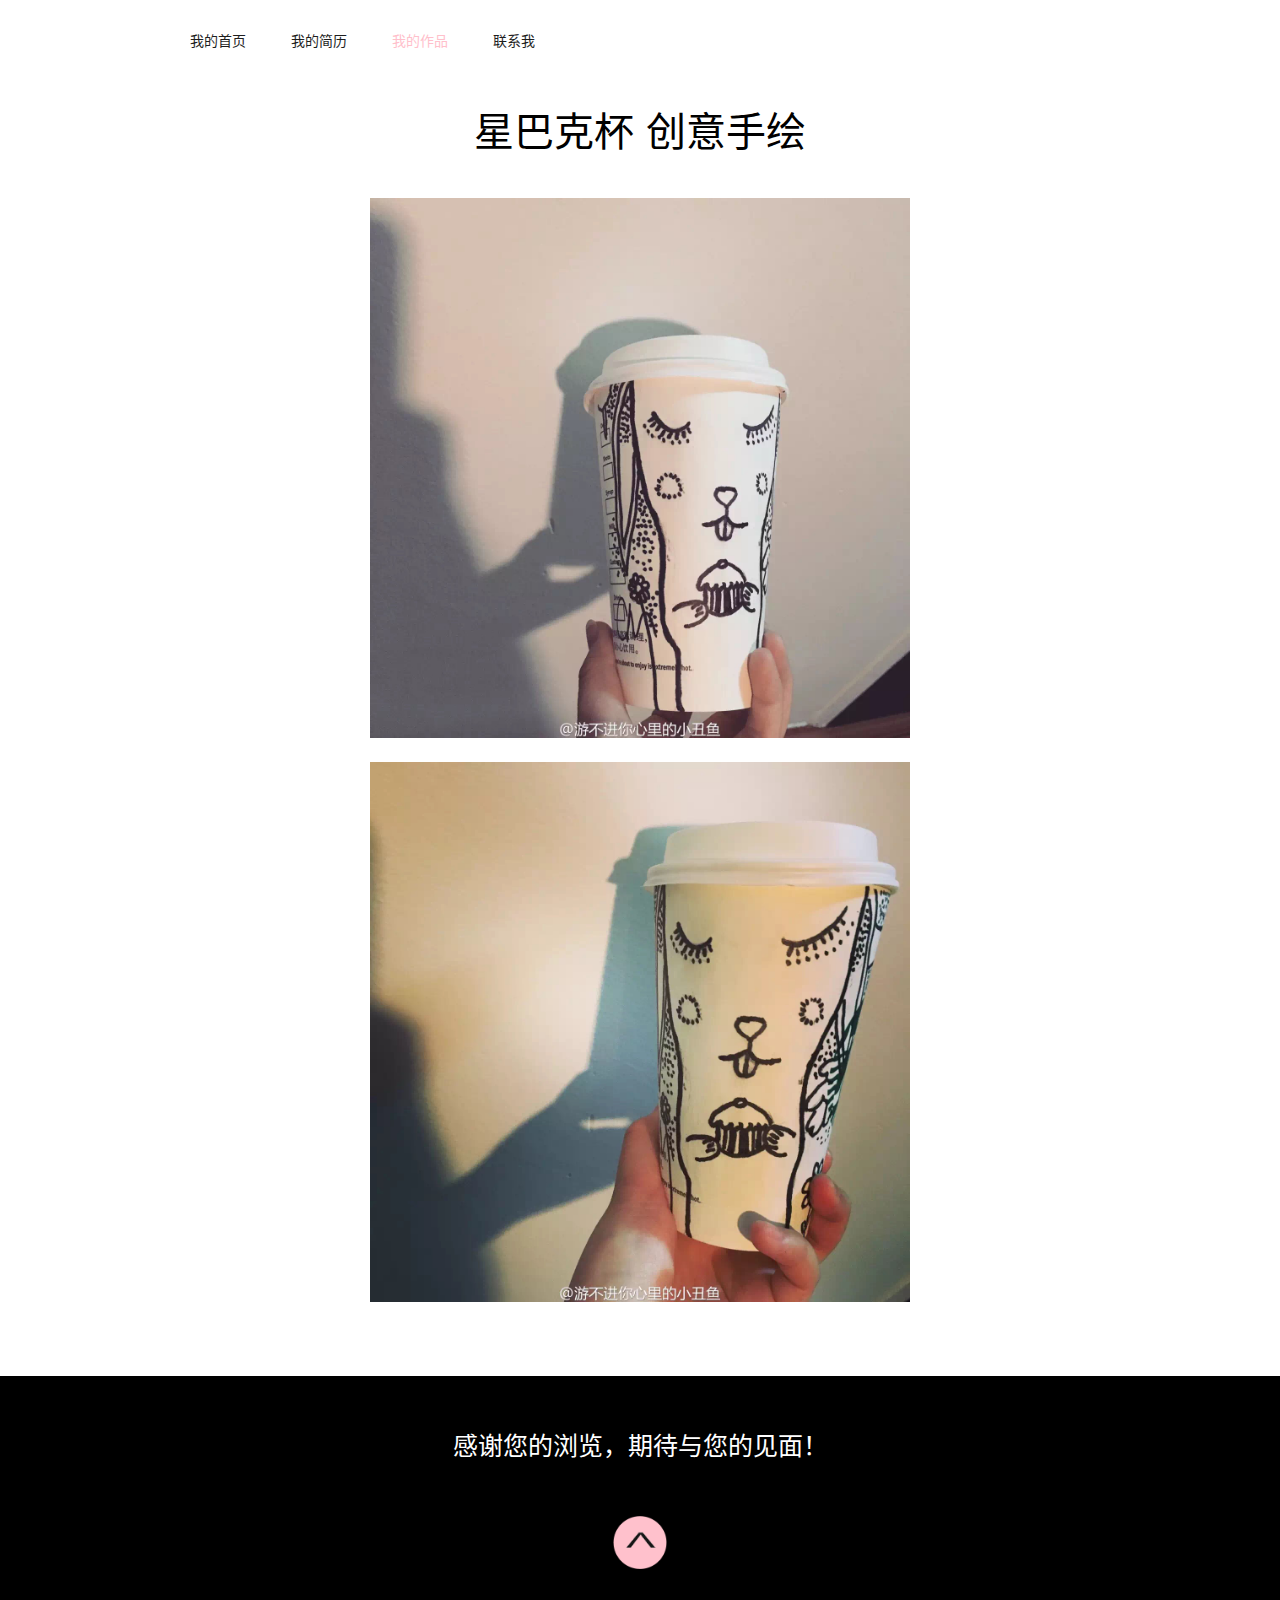
<file: starcup.html>
<!DOCTYPE html>
<html lang="zh-CN">
<head>
    <meta charset="UTF-8">
    <title>我的作品</title>
    <link rel="stylesheet" href="css/starcup.css">
</head>
<body>
    <div id="first-index">
        <div class="nav">
            <div class="left-nav">
                <div>
                    <a href="index.html" >我的首页</a>
                </div>
                <div>
                    <a href="resume.html">我的简历</a>
                </div>
                <div>
                    <a href="mycollection.html" class="left-item">我的作品</a>
                </div>
                <div>
                       <a href="index.html#contactme">联系我</a>
                </div>
            </div>
           
        </div>
     
    </div>
 
 
 <div class="second">
     <p class="title">星巴克杯 创意手绘</p>
     <img src="images/starcup2.jpg" alt="">
    <img src="images/starcup1.jpg" alt="">
 
     
     <p class="text">
        
     </p>
 </div>


  <div id="footer">
       <p>感谢您的浏览，期待与您的见面！</p>
       <div class="back">
          <a href="#top">
              <img src="images/back.png" alt=""></a>  
              </div>
      </div>  
</body>
</html>
</file>
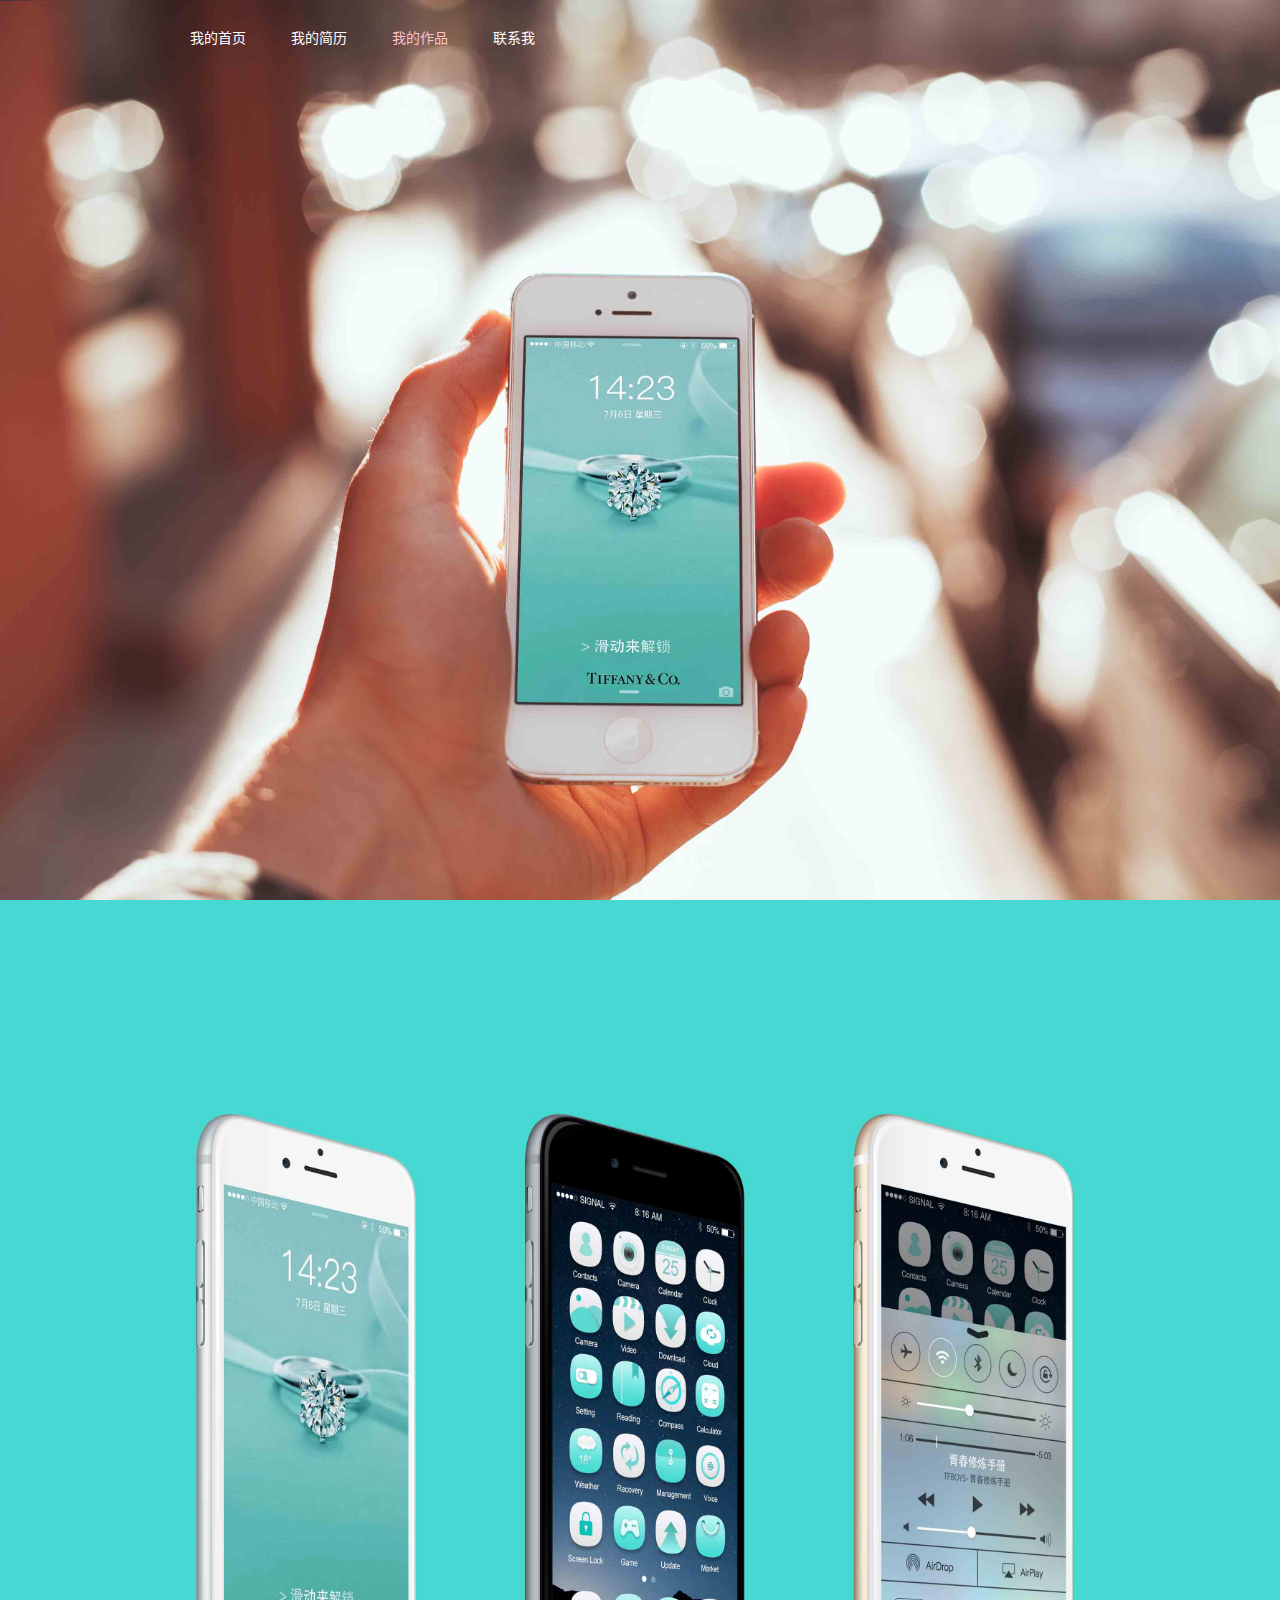
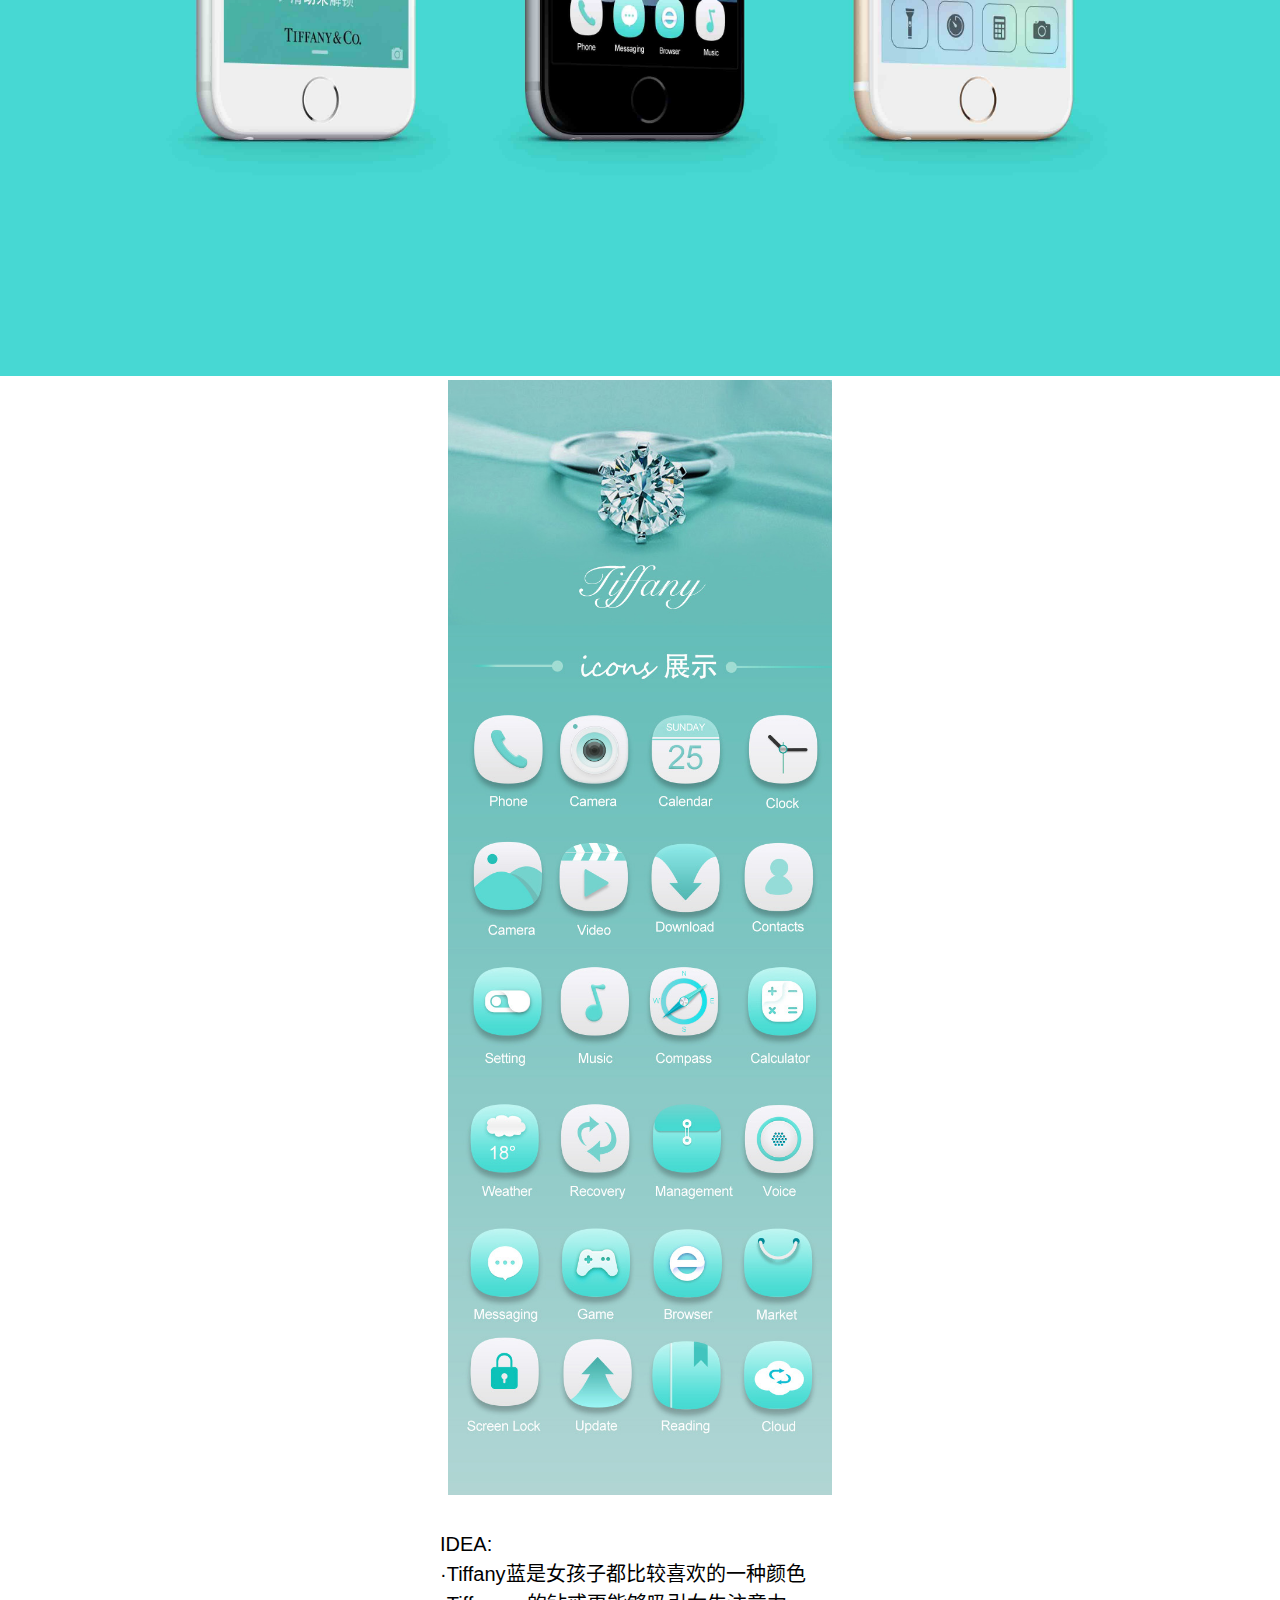
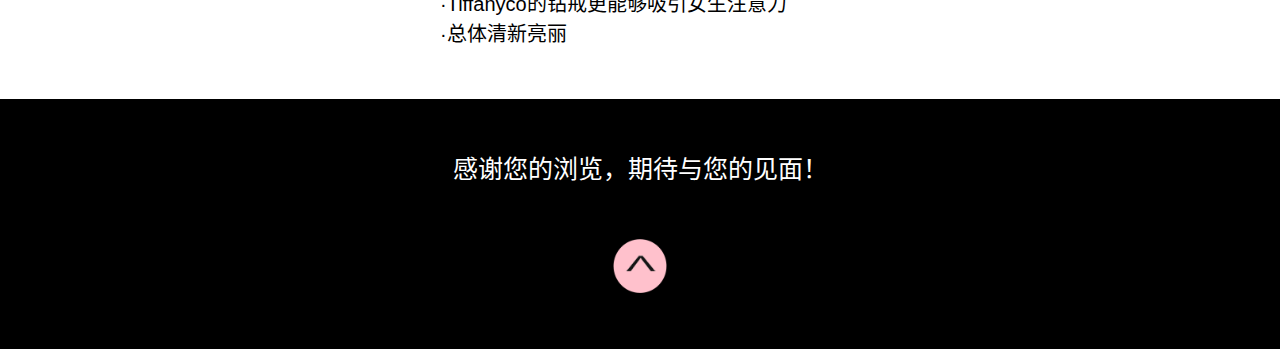
<file: tiffanyblue.html>
<!DOCTYPE html>
<html lang="zh-CN">
<head>
    <meta charset="UTF-8">
    <title>我的作品</title>
    <link rel="stylesheet" href="css/tiffanyblue.css">
</head>
<body>
    <div id="first-index">
        <div class="nav">
            <div class="left-nav">
                <div>
                    <a href="index.html" >我的首页</a>
                </div>
                <div>
                    <a href="resume.html" >我的简历</a>
                </div>
                <div>
                    <a href="mycollection.html" class="left-item">我的作品</a>
                </div>
                <div>
                       <a href="index.html#contactme">联系我</a>
                </div>
            </div>
           
        </div>
     
    </div>
 
 
 <div class="second">
     <img src="images/tiffany2.jpg" alt="" class="pic1">
     <img src="images/tiffany3.jpg" alt="" class="pic2">
     <p class="second-text">
         IDEA:<br>
·Tiffany蓝是女孩子都比较喜欢的一种颜色<br>
·Tiffanyco的钻戒更能够吸引女生注意力<br>
·总体清新亮丽  <br>
     </p>
 </div>


  <div id="footer">
       <p>感谢您的浏览，期待与您的见面！</p>
       <div class="back">
          <a href="#top">
              <img src="images/back.png" alt=""></a>  
              </div>
      </div>  
</body>
</html>
</file>
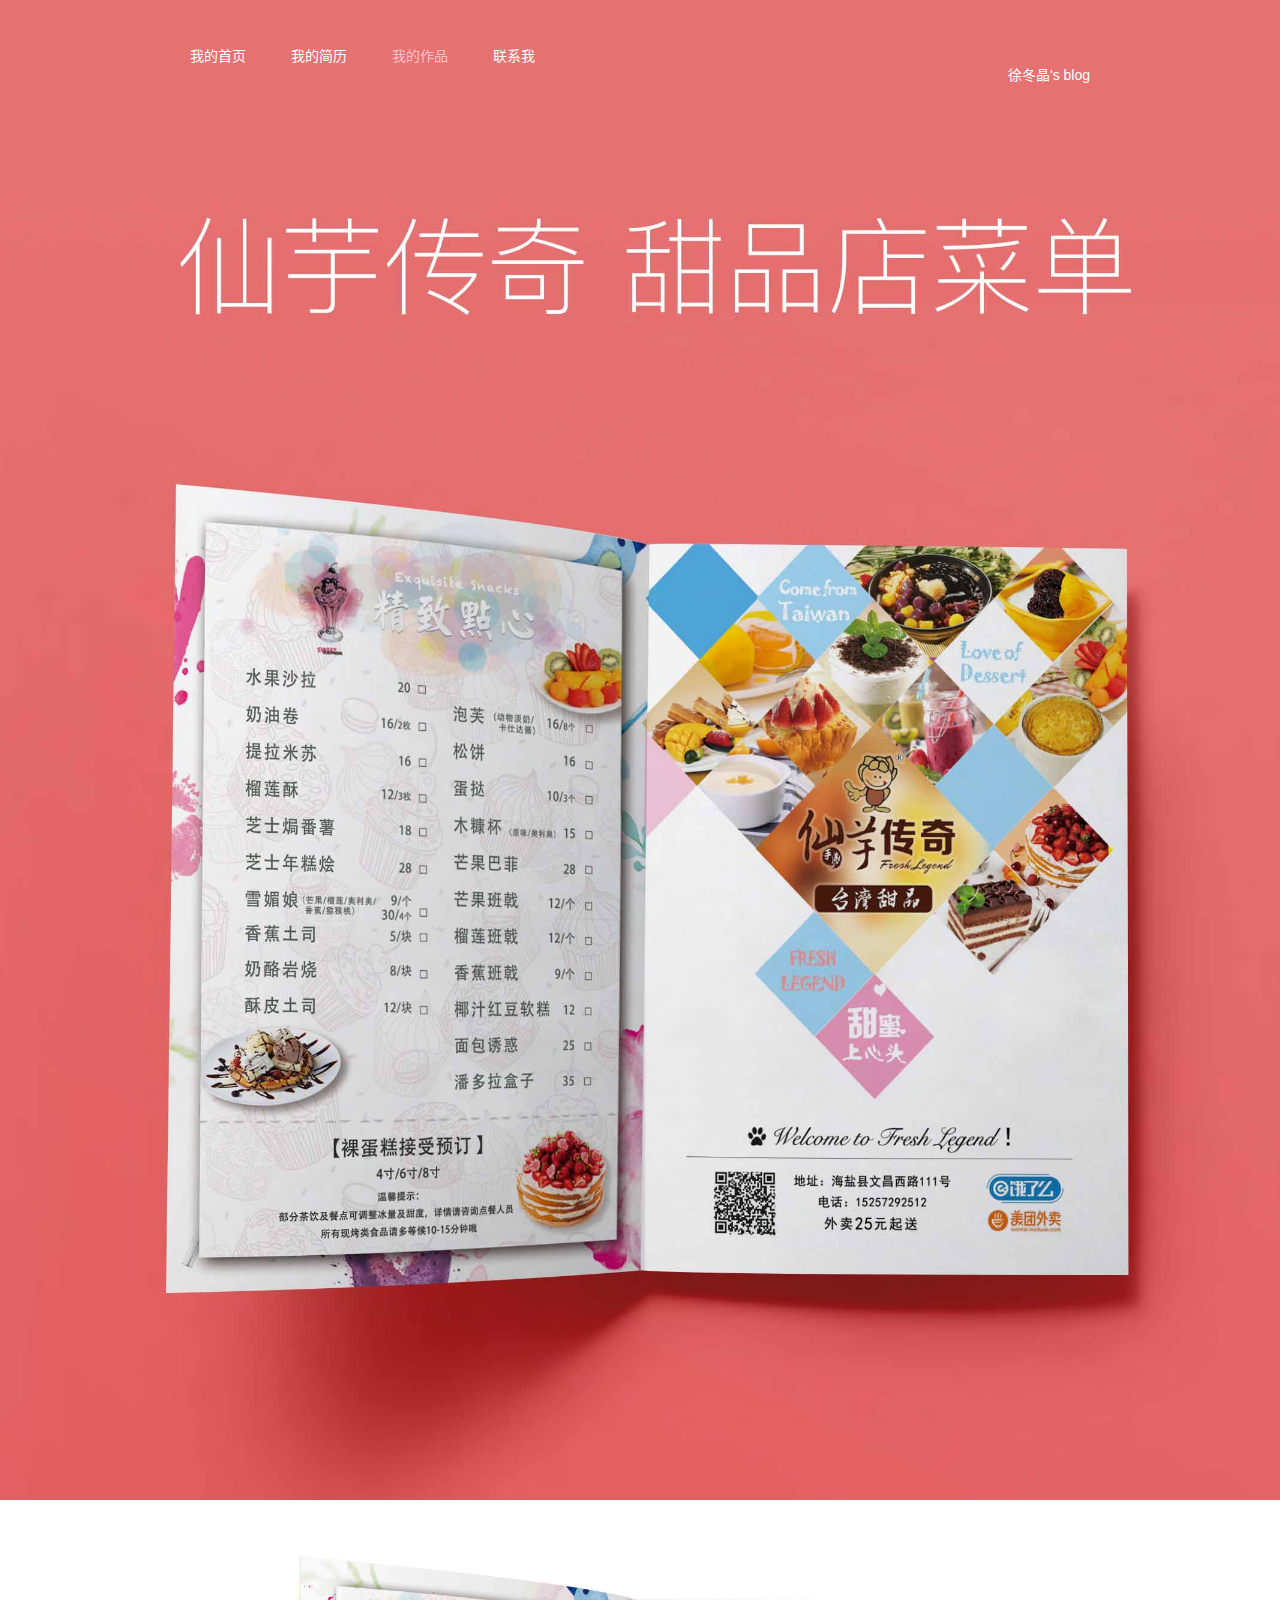
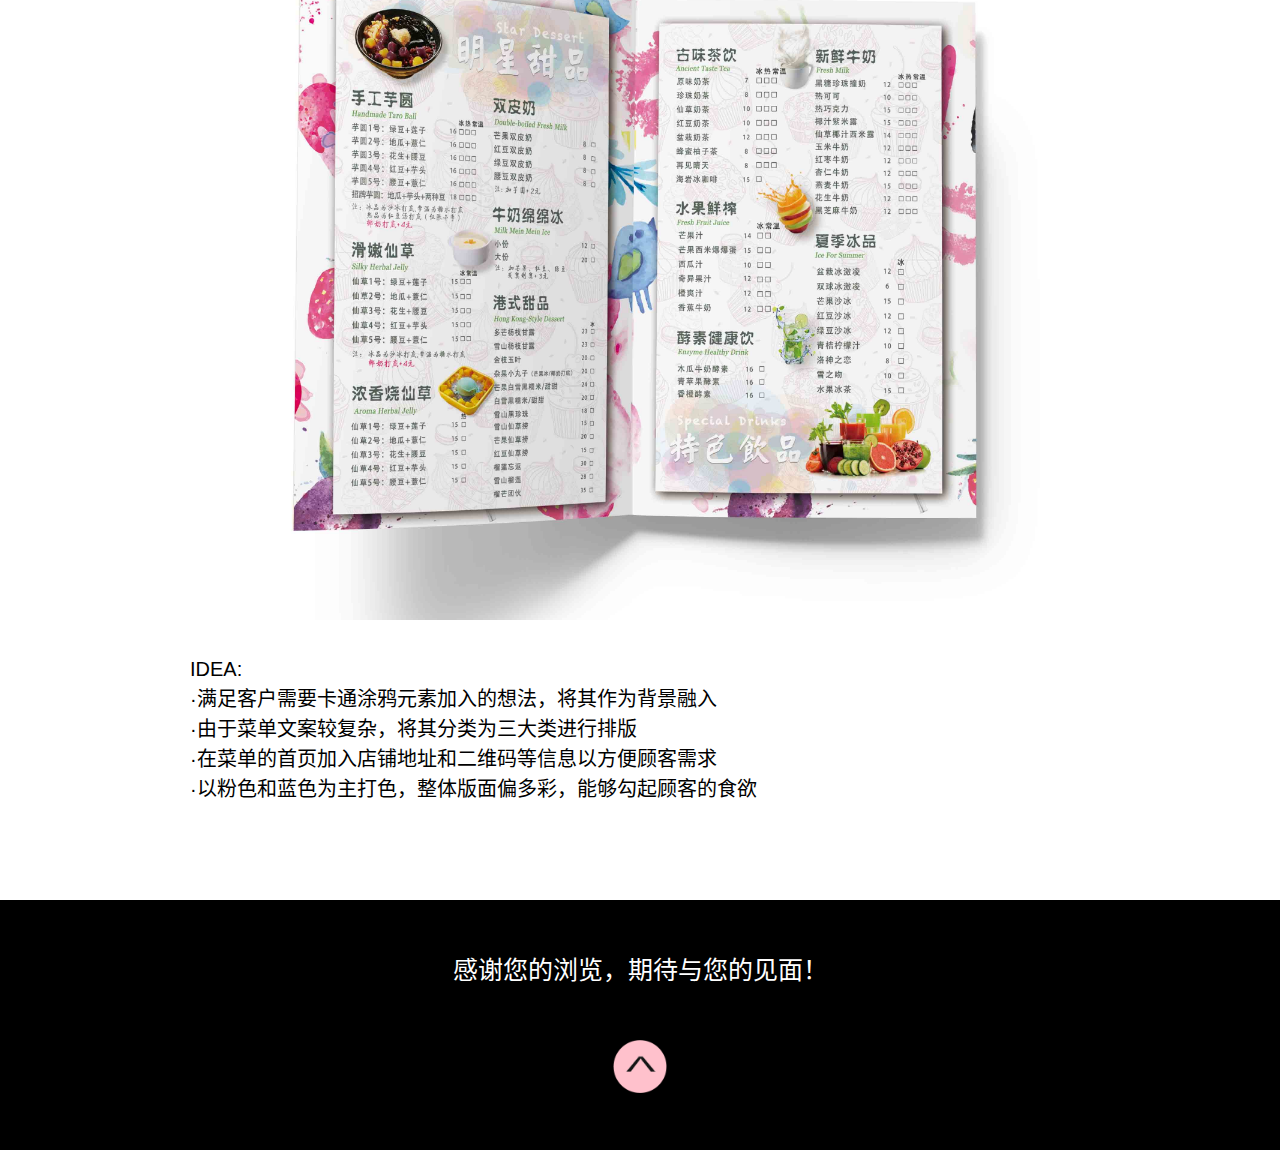
<file: xianyu.html>
<!DOCTYPE html>
<html lang="zh-CN">
<head>
    <meta charset="UTF-8">
    <title>我的作品</title>
    <link rel="stylesheet" href="css/xianyu.css">
</head>
<body>
    <div id="first-index">
        <div class="nav">
            <div class="left-nav">
                <div>
                    <a href="index.html" >我的首页</a>
                </div>
                <div>
                    <a href="resume.html" >我的简历</a>
                </div>
                <div>
                    <a href="mycollection.html" class="left-item">我的作品</a>
                </div>
                <div>
                       <a href="index.html#contactme">联系我</a>
                </div>
            </div>
            <div class="right-nav">
                <a href="" class="right-item">徐冬晶's blog</a>
            </div>
        </div>
     
    </div>
 
 
 <div class="second">
     <img src="images/xianyu2.jpg" alt="">
     <p>
         IDEA:<br>
·满足客户需要卡通涂鸦元素加入的想法，将其作为背景融入<br>
·由于菜单文案较复杂，将其分类为三大类进行排版  <br>
·在菜单的首页加入店铺地址和二维码等信息以方便顾客需求<br>
·以粉色和蓝色为主打色，整体版面偏多彩，能够勾起顾客的食欲
     </p>
 </div>


  <div id="footer">
       <p>感谢您的浏览，期待与您的见面！</p>
       <div class="back">
          <a href="#top">
              <img src="images/back.png" alt=""></a>  
              </div>
      </div>  
</body>
</html>
</file>
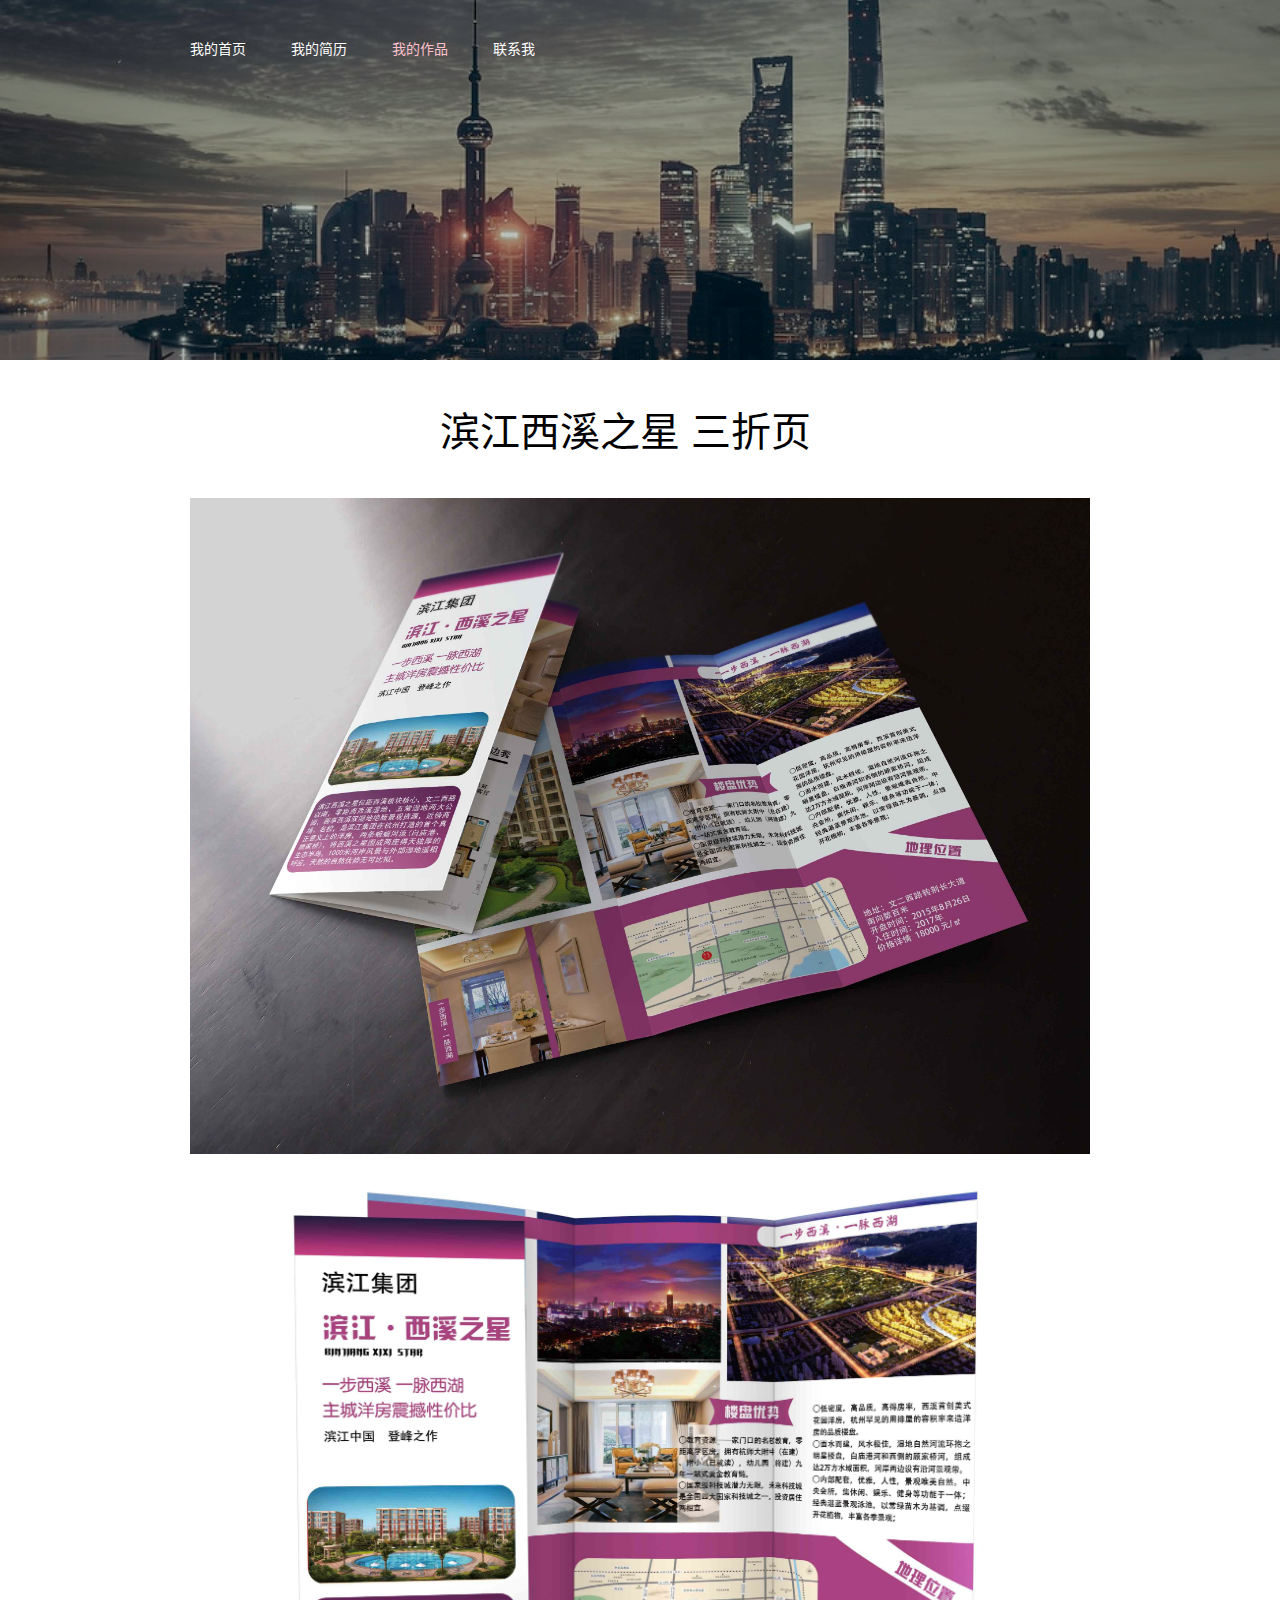
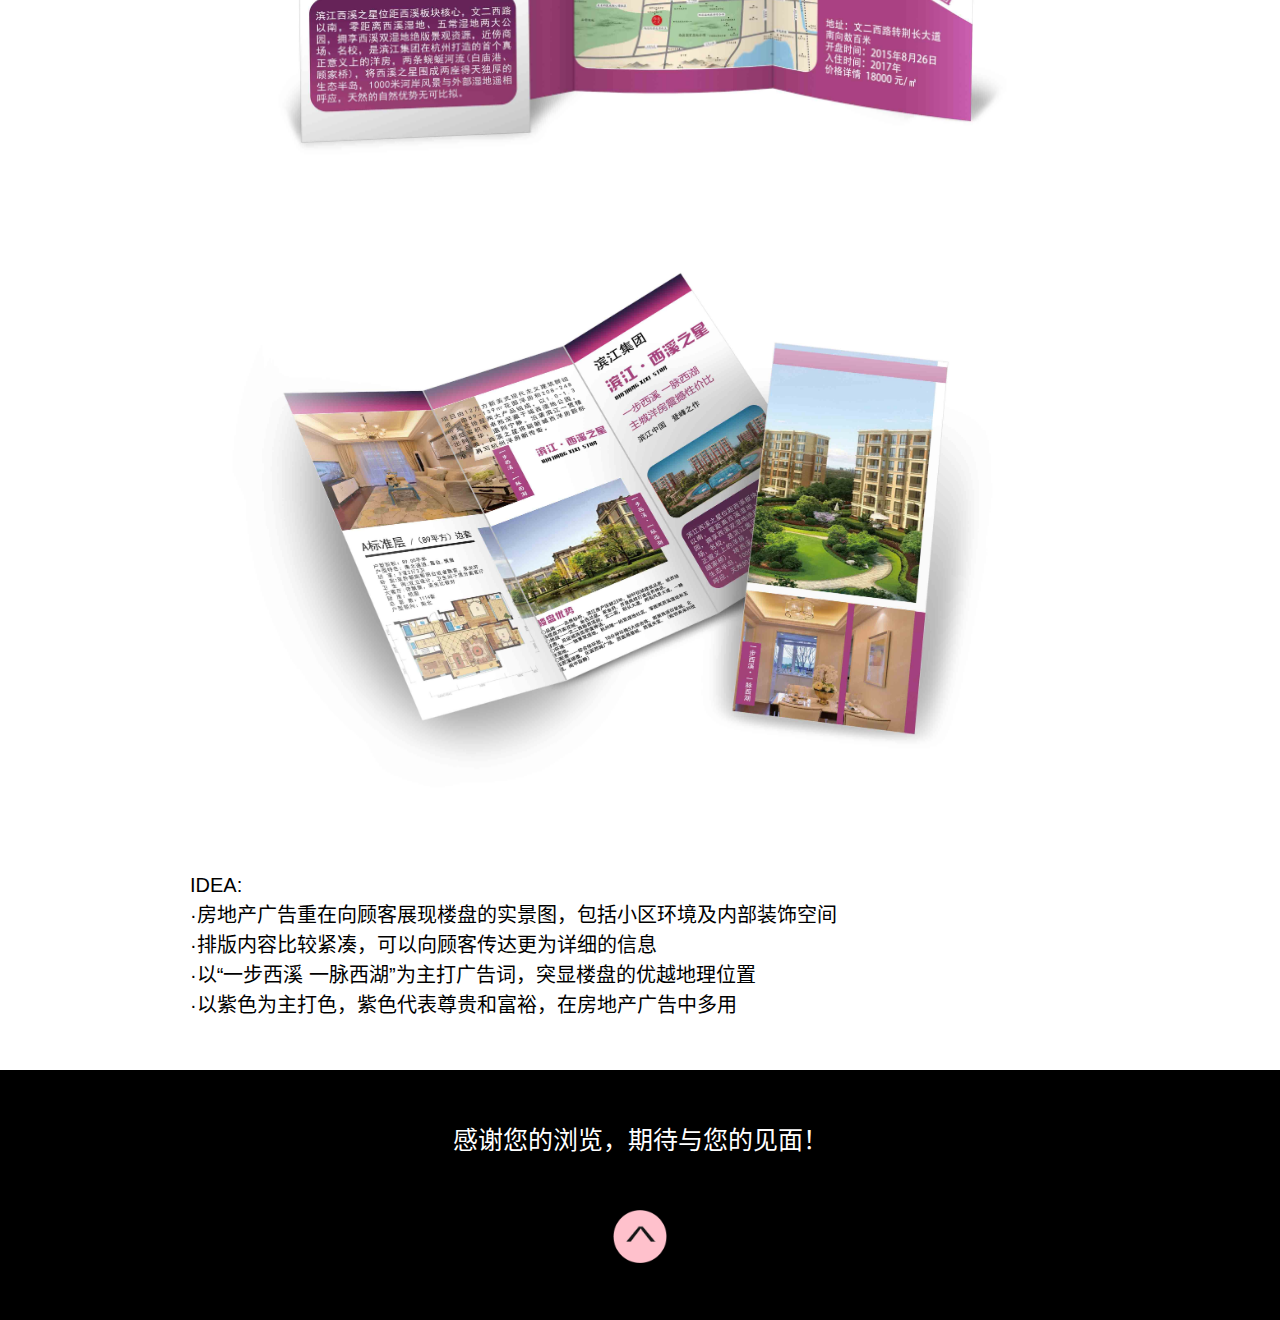
<file: xixizhixing.html>
<!DOCTYPE html>
<html lang="zh-CN">
<head>
    <meta charset="UTF-8">
    <title>我的作品</title>
    <link rel="stylesheet" href="css/xixizhixing.css">
</head>
<body>
    <div id="first-index">
        <div class="nav">
            <div class="left-nav">
                <div>
                    <a href="index.html" >我的首页</a>
                </div>
                <div>
                    <a href="resume.html" >我的简历</a>
                </div>
                <div>
                    <a href="mycollection.html" class="left-item">我的作品</a>
                </div>
                <div>
                       <a href="index.html#contactme">联系我</a>
                </div>
            </div>
           
        </div>
     
    </div>
 
 
 <div class="second">
     <p class="title">滨江西溪之星 三折页</p>
     <img src="images/xixizhixing1.jpg" alt="">
     <img src="images/xixizhixing2.jpg" alt="">
     <img src="images/xixizhixing3.jpg" alt="">
     <p class="text">
         IDEA:<br>
·房地产广告重在向顾客展现楼盘的实景图，包括小区环境及内部装饰空间<br>
·排版内容比较紧凑，可以向顾客传达更为详细的信息<br>
·以“一步西溪 一脉西湖”为主打广告词，突显楼盘的优越地理位置<br>
·以紫色为主打色，紫色代表尊贵和富裕，在房地产广告中多用
     </p>
 </div>


  <div id="footer">
       <p>感谢您的浏览，期待与您的见面！</p>
       <div class="back">
          <a href="#top">
              <img src="images/back.png" alt=""></a>  
              </div>
      </div>  
</body>
</html>
</file>
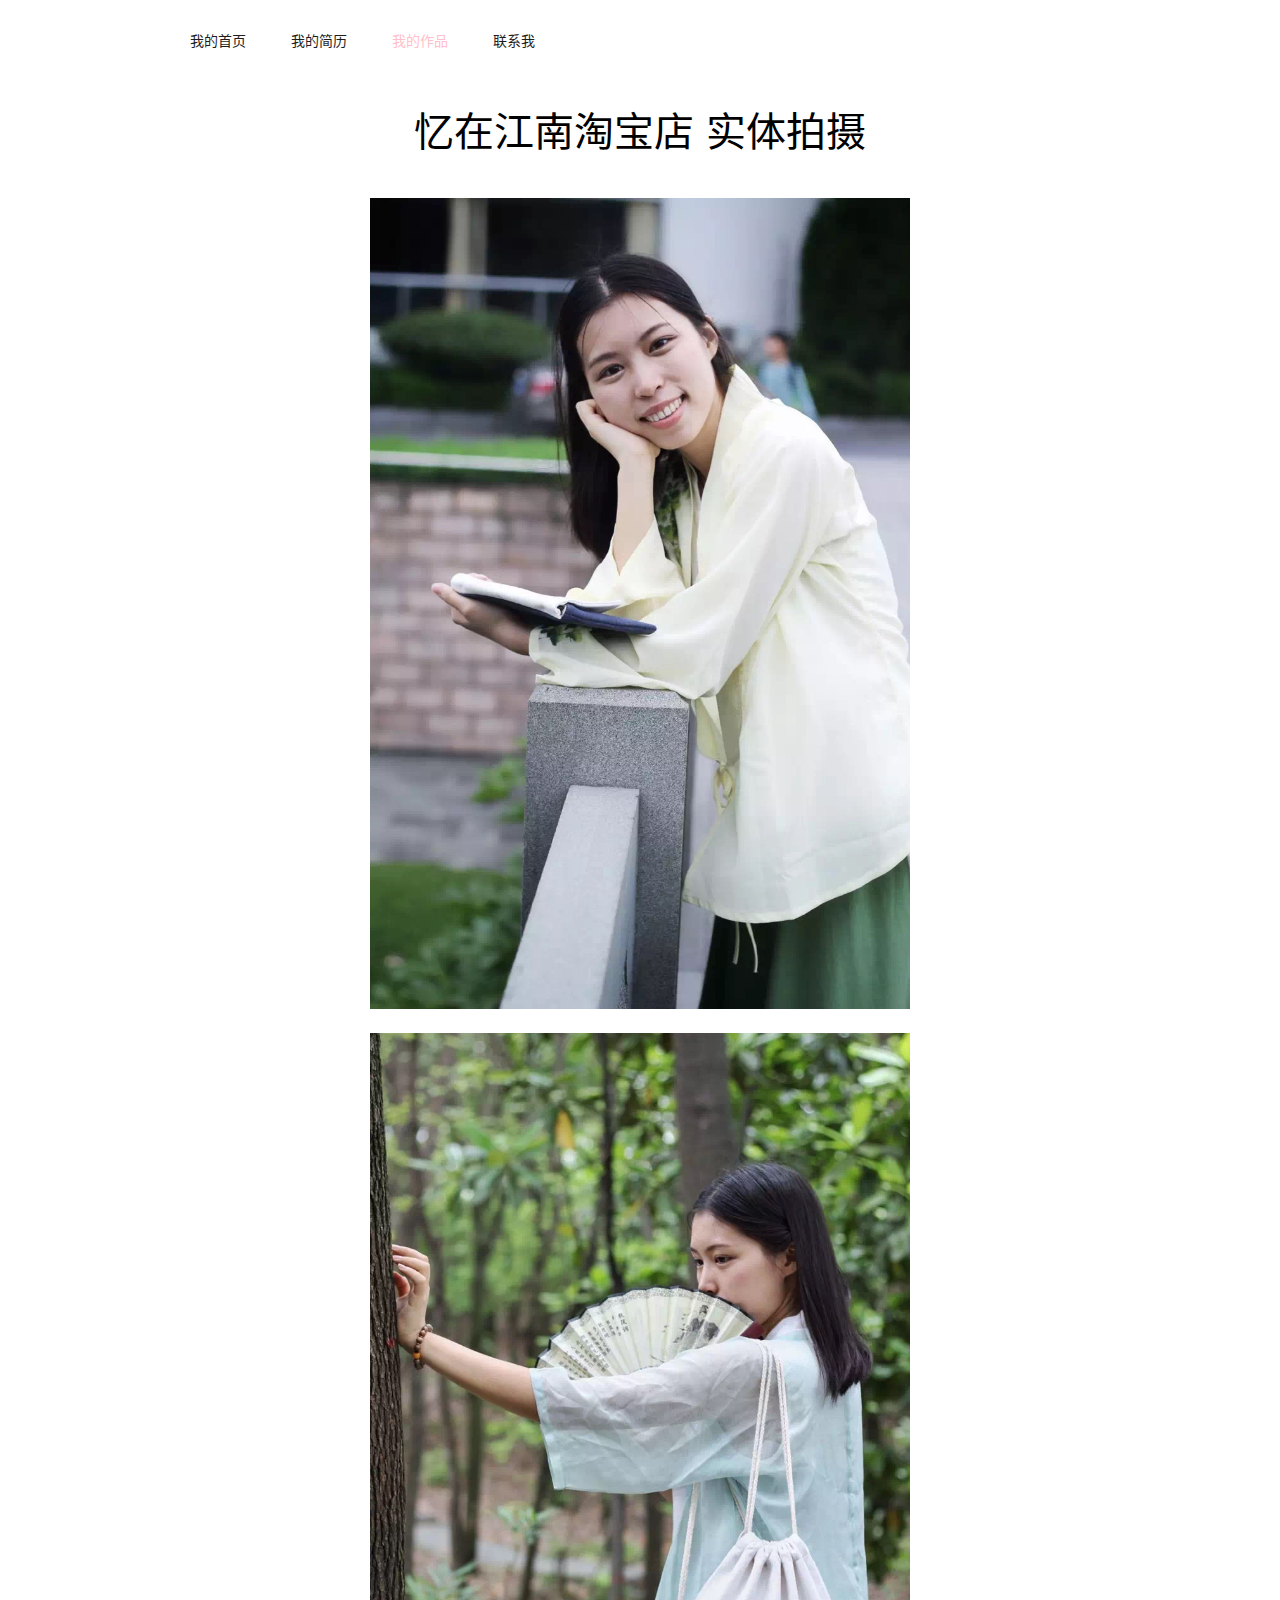
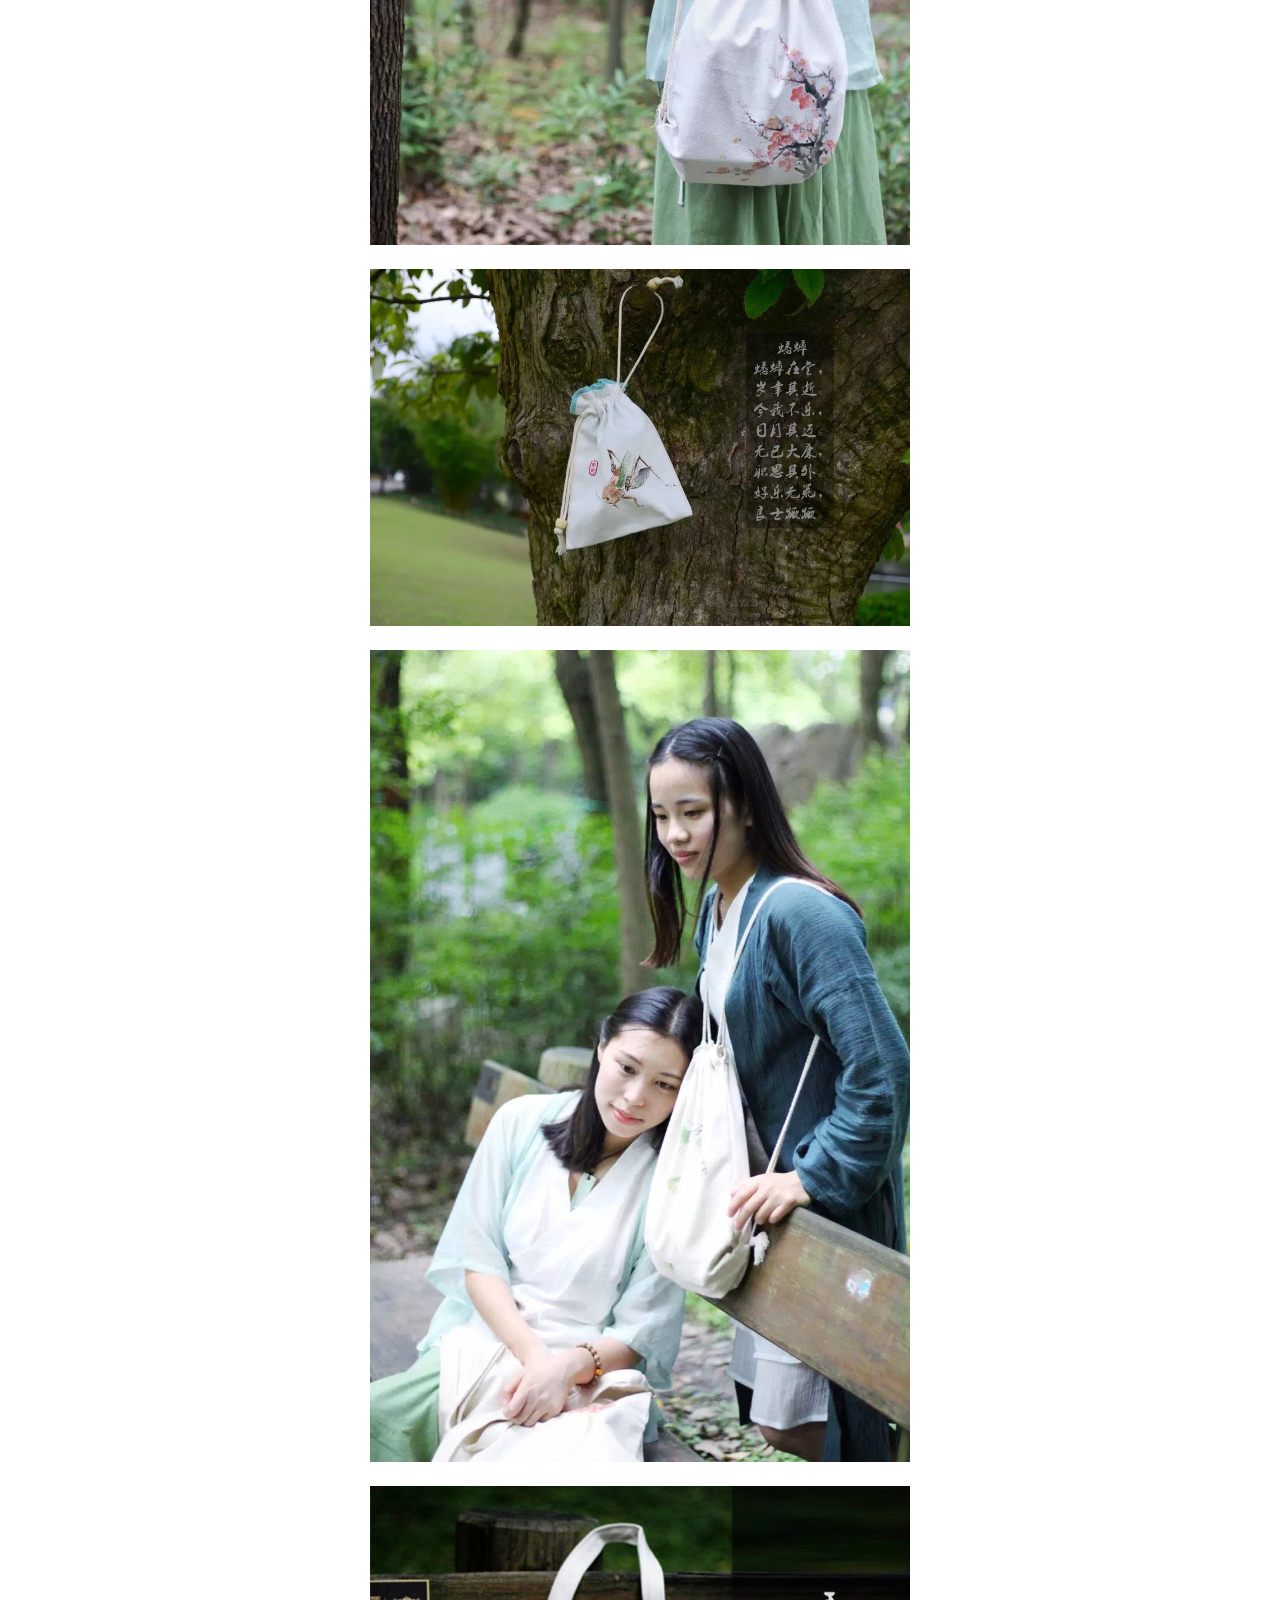
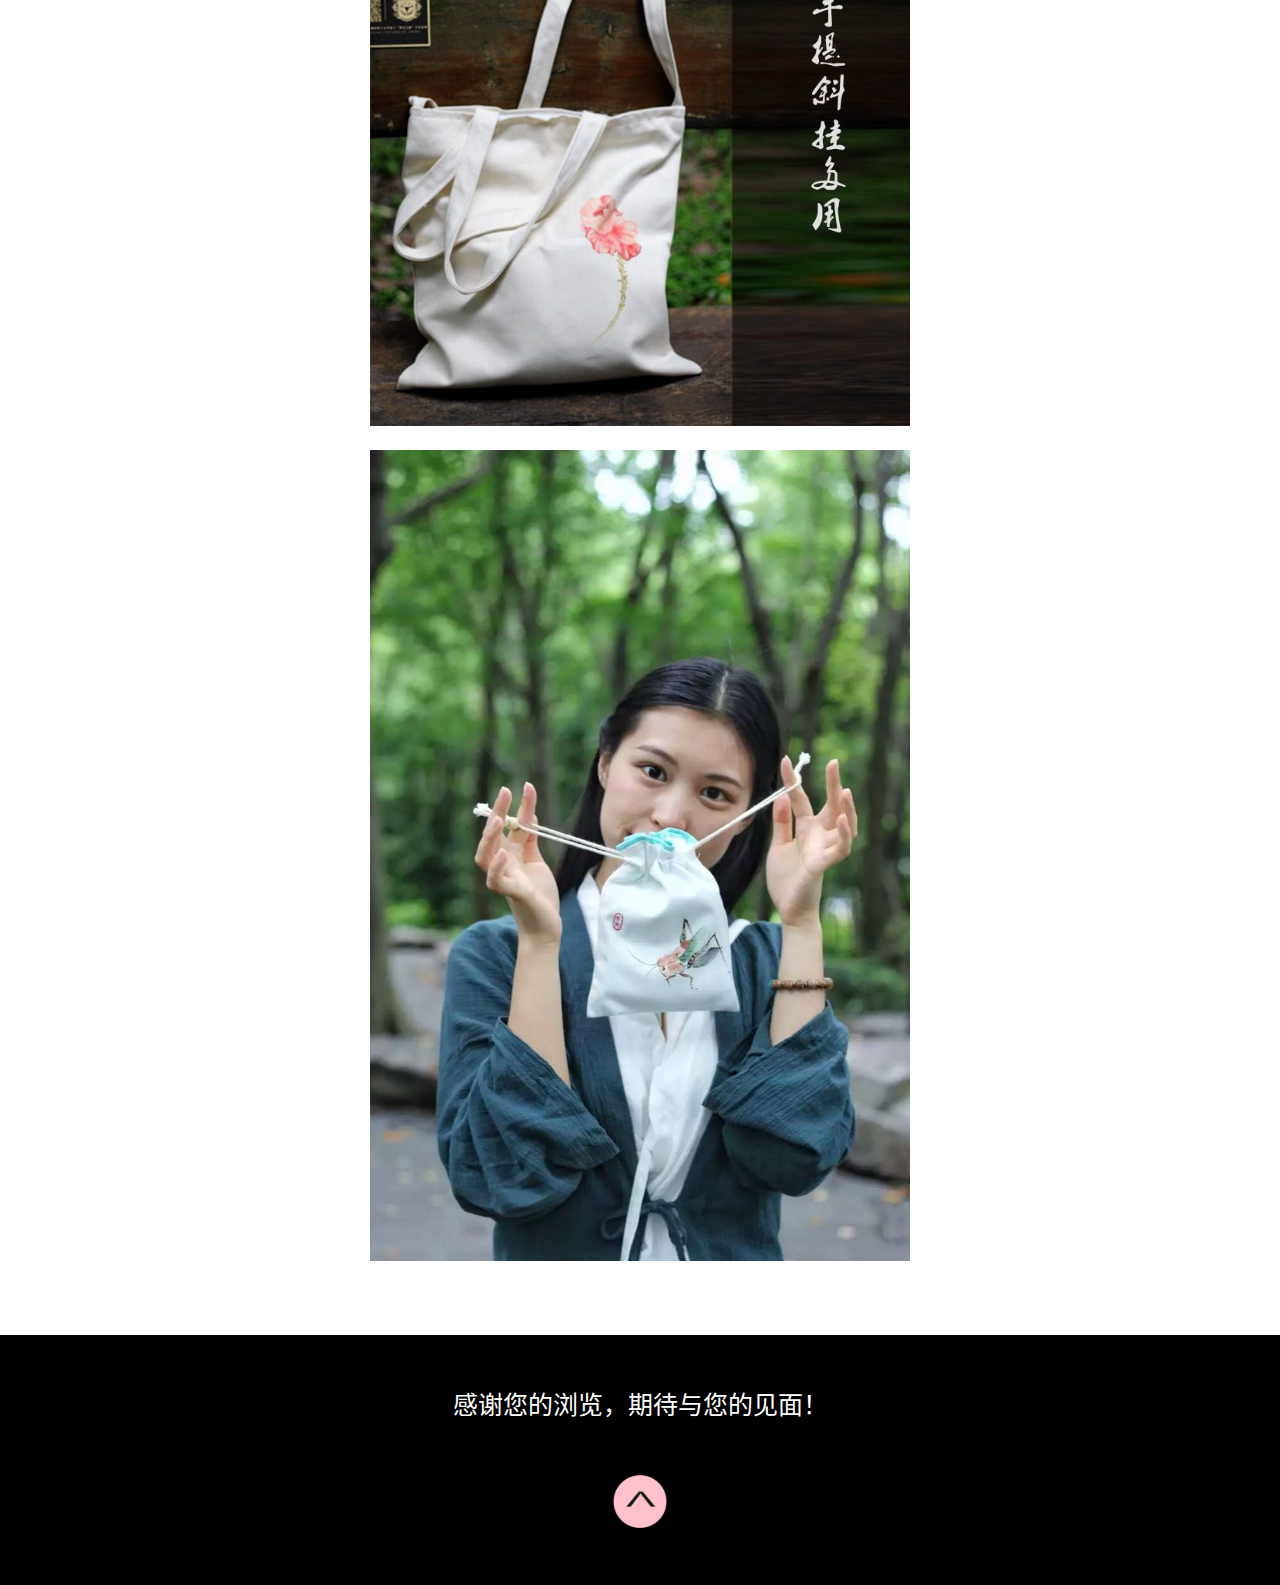
<file: yizai.html>
<!DOCTYPE html>
<html lang="zh-CN">
<head>
    <meta charset="UTF-8">
    <title>我的作品</title>
    <link rel="stylesheet" href="css/yizai.css">
</head>
<body>
    <div id="first-index">
        <div class="nav">
            <div class="left-nav">
                <div>
                    <a href="index.html" >我的首页</a>
                </div>
                <div>
                    <a href="resume.html">我的简历</a>
                </div>
                <div>
                    <a href="mycollection.html" class="left-item">我的作品</a>
                </div>
                <div>
                       <a href="index.html#contactme">联系我</a>
                </div>
            </div>
           
        </div>
     
    </div>
 
 
 <div class="second">
     <p class="title">忆在江南淘宝店 实体拍摄</p>
     <img src="images/yizai1.jpg" alt="">
    <img src="images/yizai2.jpg" alt="">
    <img src="images/yizai3.jpg" alt="">
    <img src="images/yizai4.jpg" alt="">
    <img src="images/yizai5.jpg" alt="">
    <img src="images/yizai6.jpg" alt="">
     
     <p class="text">
        
     </p>
 </div>


  <div id="footer">
       <p>感谢您的浏览，期待与您的见面！</p>
       <div class="back">
          <a href="#top">
              <img src="images/back.png" alt=""></a>  
              </div>
      </div>  
</body>
</html>
</file>
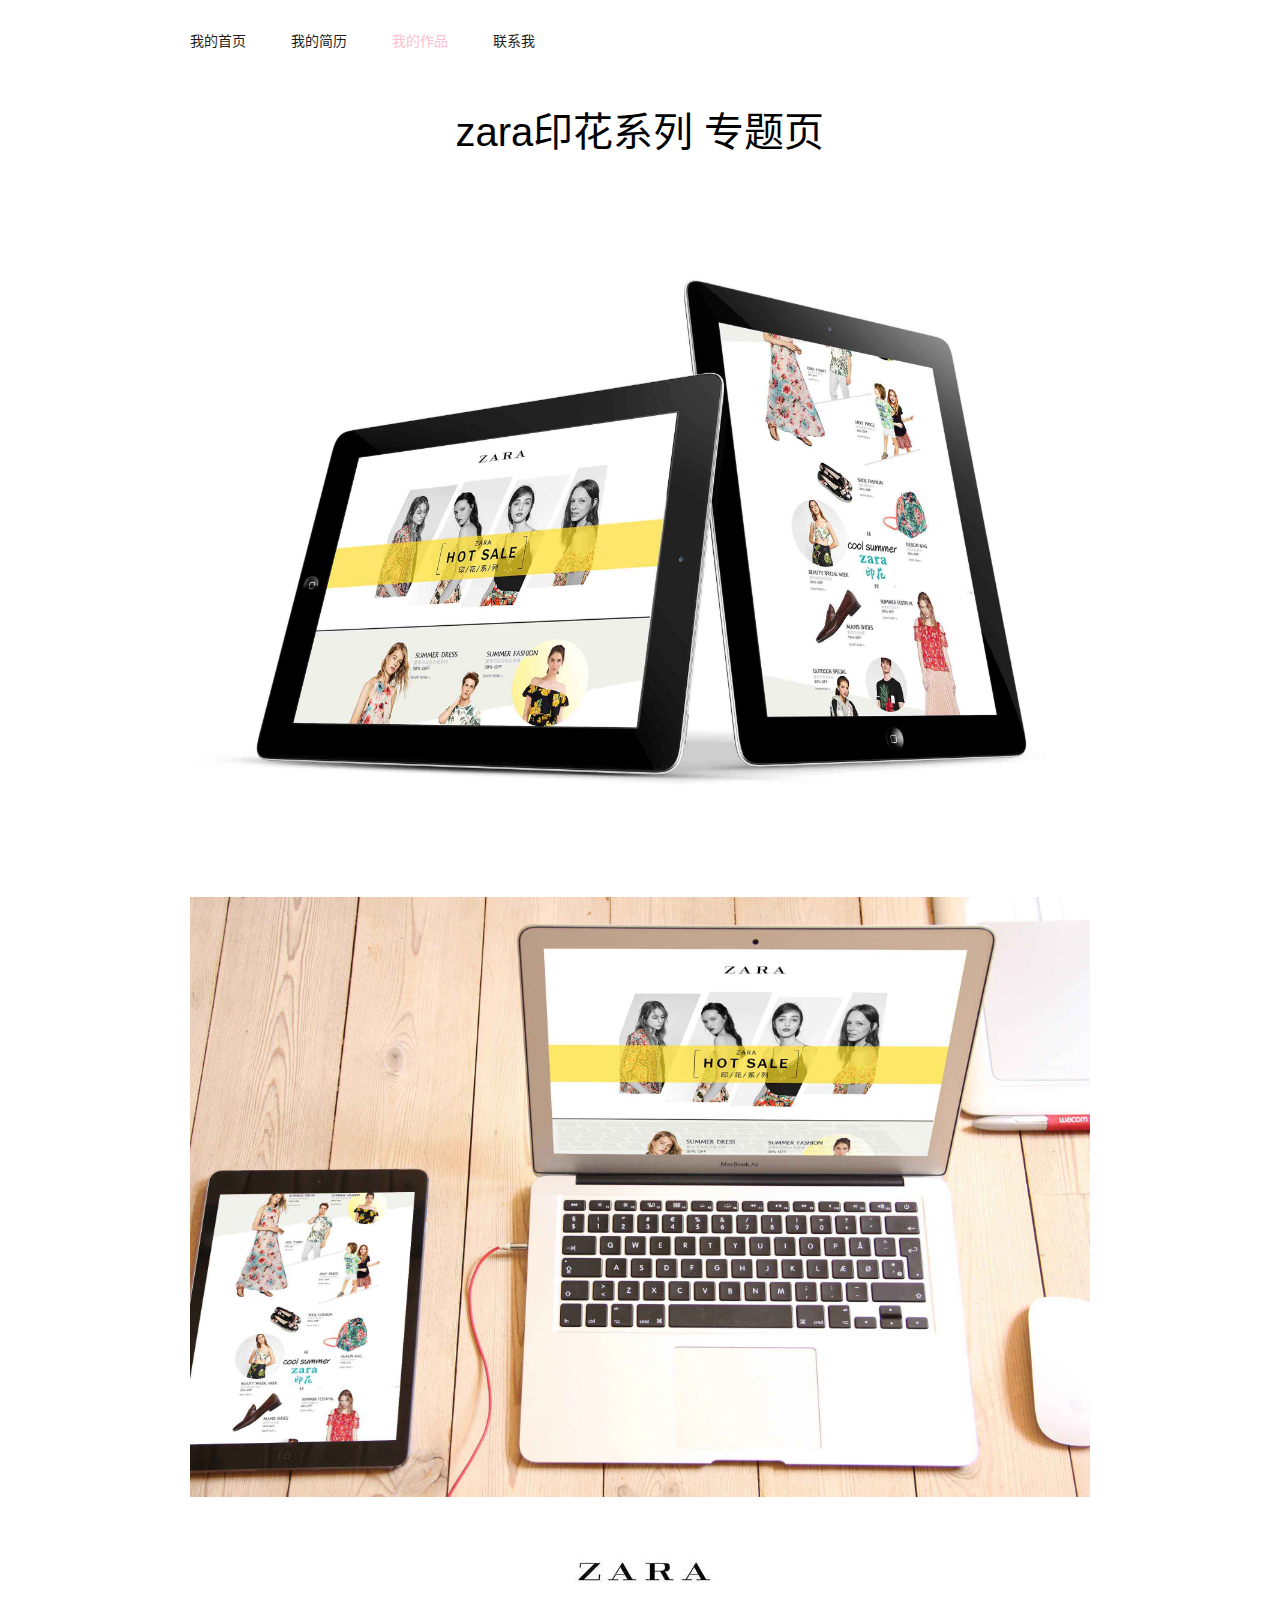
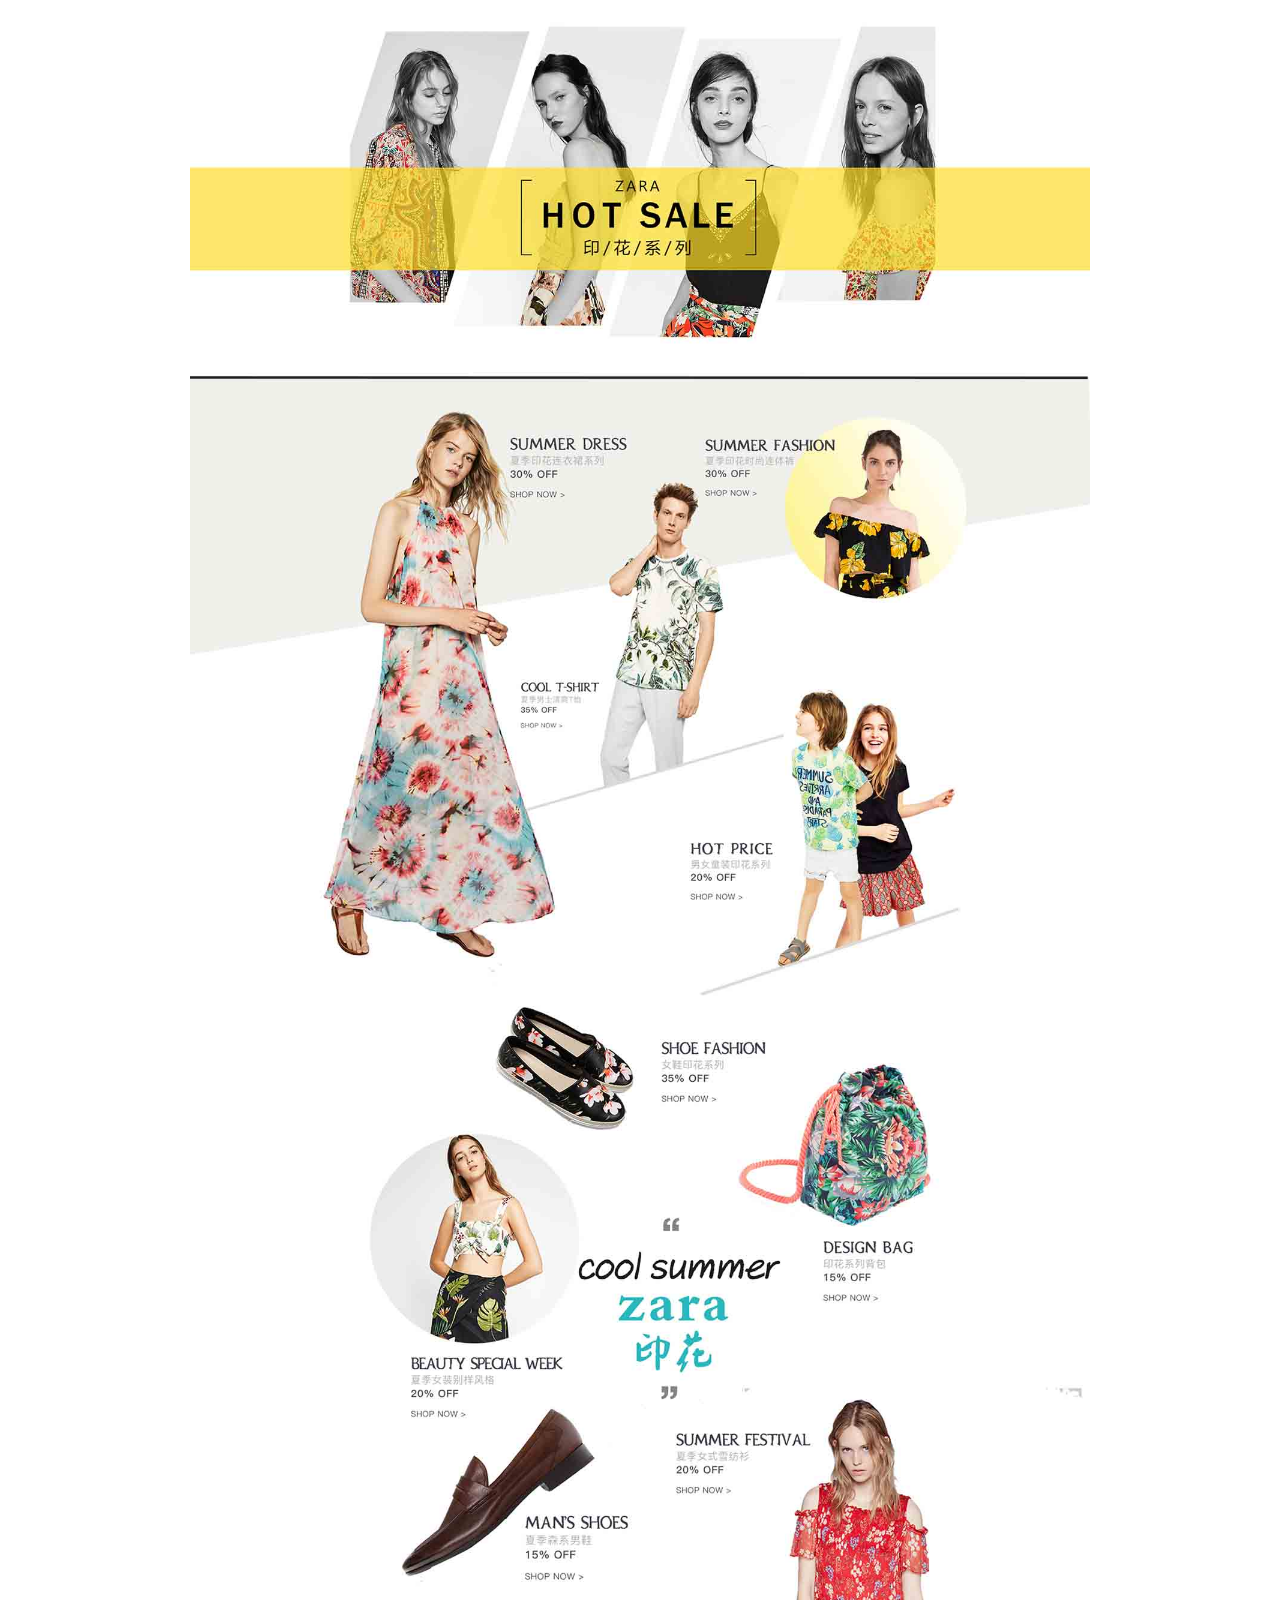
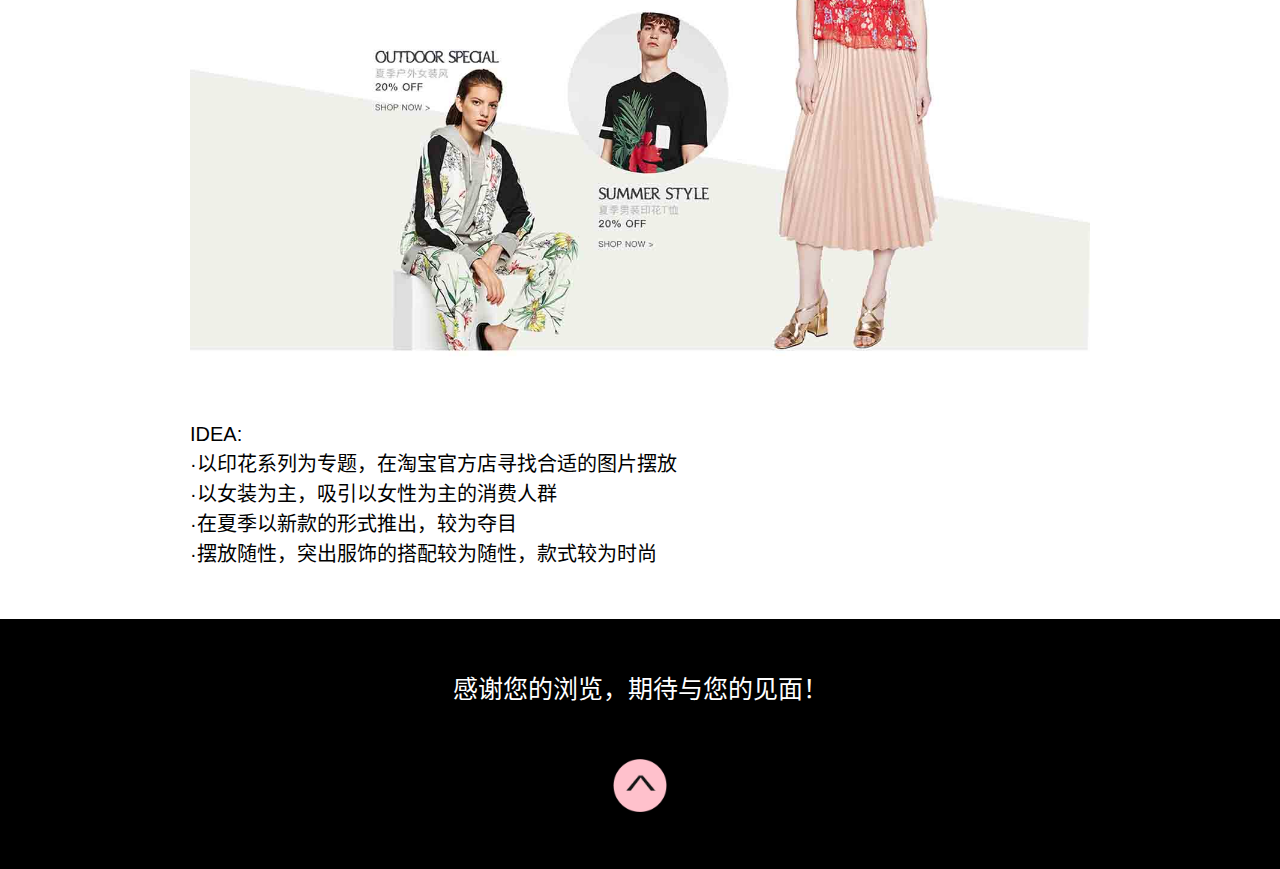
<file: zara.html>
<!DOCTYPE html>
<html lang="zh-CN">
<head>
    <meta charset="UTF-8">
    <title>我的作品</title>
    <link rel="stylesheet" href="css/zara.css">
</head>
<body>
    <div id="first-index">
        <div class="nav">
            <div class="left-nav">
                <div>
                    <a href="index.html" >我的首页</a>
                </div>
                <div>
                    <a href="resume.html">我的简历</a>
                </div>
                <div>
                    <a href="mycollection.html" class="left-item">我的作品</a>
                </div>
                <div>
                       <a href="index.html#contactme">联系我</a>
                </div>
            </div>
           
        </div>
     
    </div>
 
 
 <div class="second">
     <p class="title">zara印花系列  专题页</p>
     <img src="images/zara1.jpg" alt="">
     <img src="images/zara2.jpg" alt="">
     <img src="images/zara4.jpg" alt="">
     
     <p class="text">
         IDEA:<br>
·以印花系列为专题，在淘宝官方店寻找合适的图片摆放<br>
·以女装为主，吸引以女性为主的消费人群<br>
·在夏季以新款的形式推出，较为夺目<br>
·摆放随性，突出服饰的搭配较为随性，款式较为时尚<br>

     </p>
 </div>


  <div id="footer">
       <p>感谢您的浏览，期待与您的见面！</p>
       <div class="back">
          <a href="#top">
              <img src="images/back.png" alt=""></a>  
              </div>
      </div>  
</body>
</html>
</file>
<file: css/main.css>
* {
    margin: 0;
    padding: 0;
     font-family: "Helvetica Neue", "Hiragino Sans GB", "Microsoft YaHei", sans-serif;
}
html, body {
    width: 100%;
    height: 100%;
}
#first-index {
    width: 100%;
    height:100%;
    background: url('../images/banner1.jpg') no-repeat center center;
    background-size: cover;
    position: relative;
}
#first-index:before {
    content: '';
    width: 100%;
    height:100%;
    background: rgba(0, 0, 0, 0.5);
    z-index: 1;
    position: absolute;
    top: 0;
    left: 0;
}

#first-index .nav {
    width: 900px;
    height: 60px;
   left: 0;
   right: 0;
    margin: auto;
    top: 4%;
    position: absolute;
    z-index: 2;
}
.left-nav > a {
    display: inline-block;
    color: #fff;
    text-decoration: none;
    width: 100px;
    height: 60px;
    line-height: 60px;
    font-size: 14px;
}
.left-nav {
    float: left;
}
.left-nav > a:hover {
    color:#ffc0cb;
}
.right-nav {
    float: right;
}
.right-nav > a {
    display: inline-block;
    text-decoration: none;
    color: #fff;
    height: 60px;
    line-height: 60px;
    font-size: 14px;
}

.first-text {
   position: relative;
   height: 100%;
}

.eng-title {
    font-size: 50px;
    color: white;
    width: 900px;
    position: relative;
    top: 22%;
    z-index: 2;
    margin: auto;
    left: 0;
   right: 0;
}
.myself {
    position: relative;
    z-index: 2;
    margin: auto;
    left: 0;
    right: 0;
    margin-top:180px;
    width: 900px;
}
.myself img {
    width: 600px;
}
.radius {
    position: relative;
    z-index: 2;
    margin: auto;
    left: 0;
    right: 0;
    margin-top: 120px;
    width: 900px;
}
.radius-text {
    background: white;
    border-radius: 35px;
    width: 160px;
    height: 40px;
    line-height: 40px;
    text-align: center;
    font-size: 16px;
}
.radius-text a {
    text-decoration: none;
    color: #292929;
}
.radius :hover{
    background: black;
    color: white;
}

#mycolletion {
    width: 900px;
    position: relative;
    margin: auto;
    left: 0;
    right: 0;
    margin-top: 70px;
}

.firstcol {
    width: 900px;
    height: 60%;
}

.leftcol {
    float: left;
    display: inline-block;
    width: 10%;
    margin-top: 30px;
}

.see-mycol {
    background-color:black;
    width: 155px;
    height: 45px;
    font-size: 14px;
    line-height: 45px;
    text-align: center;
    position: absolute;
    top: 265px;
}

.see-mycol a {
    color: white;
    text-decoration: none;
}

.see-mycol:hover{
    background: white;
    border: 3px solid black;
}
.see-mycol a:hover {
    color: black;
}

.rightcol {
    float: right;
    display: inline-block;
}

.secondcol {
    position: relative;
    top: 50px;
    font-size: 0;
    width: 928px;
    margin-left: -14px;
}


.mycol {
    margin: 0 15px;
    width: 202px;
    float: left;
    position: relative;
}

.mycol img {
    width: 100%;
    height: 100%;
}

.mycol:hover > .mycol-text, .mycol:hover > .mycol-text:before {
    visibility: visible;
    /*top: 0px;*/
    opacity: 0.8;
}

.mycol-text:before{
    content: '';
    width: 100%;
    height: 100%;
    background: #000;
    opacity: 0;
    z-index: -1;
    position: absolute;
    top: 0px;
    left: 0;
    transition: all 0.15s ease-in;
    -webkit-transition: all 0.15s ease-in;
}

.mycol-text {
    visibility: hidden;
    text-align: center;
    font-size: 20px;
    color: #fff;
    position: absolute;
    z-index: 1;
    top: 0px;
    left: 0;
    width: 201px;
    height: 250px;
    line-height: 250px;
    text-decoration: none;
    transition: all 0.15s ease-in;
    -webkit-transition: all 0.15s ease-in;
}

.clearfix {
    clear: both;
}

#third-index {
    width: 100%;
    height:700px;
    background: url('../images/pic1.jpg') no-repeat center center;
    background-size: cover;
    position: relative;
    margin-top: 80px;
}

.aboutme {
    width: 900px;
    position: absolute;
    margin: auto;
    left: 0;
    right: 0;
}

.left-aboutme {
    width: 90px;
    position: relative;
    float: right;
    margin-top: 210px;
    display: inline-block;
    
}

.right-aboutme {
    background-color: black;
    width: 505px;
    height: 360px;
    position: relative;
    float: right;
    margin: auto;
    display: inline-block;
    margin-top: 170px;
}

.text {
    color: white;
   font-size: 12px;
   text-align: left;
    line-height: 25px;
    margin-top: 120px;
    margin-left: 90px;
    margin-right: 90px;
}


.see-resume {
    background-color: white;
    width: 140px;
    height: 50px;
    position: absolute;
    top:500px;
    right:60px;
    font-size: 14px;
    line-height: 50px;
    text-align: center;
}

.see-resume a {
    text-decoration: none;
    color: black;
}

.see-resume:hover {
      background: black;
      border: 1px solid white;
}
.see-resume a:hover {
     color: white;
}
#contactme  {
    /*position: absolute;*/
    width: 900px;
    height: 440px;
    position: relative;
    margin: auto;
    /*left: 0;*/
    /*right: 0;*/
    /*margin-top: 100px;*/
    margin: 0 auto;
    padding: 100px auto;
}

.contact-text {
    display: block;
    margin: 100px auto 0;
}

.contact-ways {
    position: relative;
    margin-top: 60px;
}

.contact-ways img {
    display: inline-block;
    margin-left: 130px;
    width: 50px;
    height: 50px;
} 
.contact-ways p {
    text-indent:30px;
    font-size: 20px;
    line-height: 50px;
    display: inline-block;
}

.left-ways {
    display: block;
    float: left;
    width: 450px;
}

.left-ways > div, .right-ways > div {
    width: 100%;
    height: 50px;
    line-height: 50px;
    margin-bottom: 10px;
}
.left-ways > div > img, .left-ways > div > p,
.right-ways > div > img, .right-ways > div > p {
    float: left;
}
 



.right-ways {
    display: block;
    float: left;
    width: 450px;
}

#footer {
    background-color: black;
    width: 100%;
    height: 250px;
}
#footer p {
    width: 900px;
    left: 0;
    right: 0;
    margin: auto;
    color: white;
    font-size: 25px;
    text-align: center;
    line-height: 140px;
}


.back {
    width: 900px;
    margin: auto;
    left: 0;
    right: 0;
}

.back img {
    display: block;
    margin: auto;
    width: 6%;
}
</file>
<file: css/zara.css>
* {
    margin: 0;
    padding: 0;
     font-family: "Helvetica Neue", "Hiragino Sans GB", "Microsoft YaHei", sans-serif;
}
html, body {
    width: 100%;
    height: 100%;
}
#first-index {
    width: 100%;
    height:100px;
    position: relative;
}


#first-index .nav {
    width: 900px;
    height: 60px;
   left: 0;
   right: 0;
    margin: auto;
    top: 3%;
    position: absolute;
    z-index: 2;
}
.left-nav > a {
    display: inline-block;
    color:#1e1e1e;
    text-decoration: none;
    width: 100px;
    height: 60px;
    line-height: 60px;
    font-size: 14px;
}
.left-nav a {
    float: left;
    text-decoration: none;
    color: #1e1e1e;
    font-size: 14px;
    display: inline;
    margin-right:45px;
    margin-top: 3%;
}
.left-nav > div a:hover {
    color:#ffc0cb;
}

a.left-item {
    color: pink;
}

.right-nav {
    float: right;
}
.right-nav > a {
    display: inline-block;
    text-decoration: none;
    color:#1e1e1e;
    height: 60px;
    line-height: 60px;
    font-size: 14px;
}


.second {
    width: 900px;
    margin: auto;
    left: 0;
    right: 0;
    margin-bottom: 50px;
    text-align: center;
}

.second img {
    width: 100%;
    text-align: center;
    margin-bottom: 20px;
}

.text {
    margin-top: 30px;
    font-size: 20px;
    line-height: 30px;
    text-align: left;
}


.title {
 font-size: 40px;
   margin-bottom: 40px;
}







#footer {
    background-color: black;
    width: 100%;
    height: 250px;
}
#footer p {
    width: 900px;
    left: 0;
    right: 0;
    margin: auto;
    color: white;
    font-size: 25px;
    text-align: center;
    line-height: 140px;
}


.back {
    width: 900px;
    margin: auto;
    left: 0;
    right: 0;
}

.back img {
    display: block;
    margin: auto;
    width: 6%;
}
</file>
<file: css/aimu.css>
* {
    margin: 0;
    padding: 0;
    font-family: "Helvetica Neue", "Hiragino Sans GB", "Microsoft YaHei", sans-serif;
}
html, body {
    width: 100%;
    height: 100%;
}
#first-index {
    width: 100%;
    height: 100%;
    background: url('../images/aimu1.jpg') no-repeat center center;
    background-size: cover;
    position: relative;
    text-align: center;
}
#first-index:before {
    content:'';
    width: 100%;
    height:100%;
    background: rgba(0, 0, 0, 0);
    z-index: 1;
    position: absolute;
    top: 0;
    left: 0;
}

#first-index .nav {
    width: 900px;
    height: 60px;
    left: 0;
    right: 0;
    margin: auto;
    top: 5%;
    position: absolute;
    z-index: 2;
}
.left-nav > a {
    display: inline-block;
    color: #fff;
    text-decoration: none;
    width: 100px;
    height: 60px;
    line-height: 60px;
    font-size: 14px;
}


.left-nav a {
    float: left;
    text-decoration: none;
    color: white;
    font-size: 14px;
    display: inline;
    margin-right:45px;
}


.left-nav > div a:hover {
    color:#ffc0cb;
}

a.left-item {
    color: #940725;
}

.right-nav {
    float: right;
}
.right-nav > a {
    display: inline-block;
    text-decoration: none;
    color: #fff;
    height: 60px;
    line-height: 60px;
    font-size: 14px;
}


.second {
    width: 100%;
    margin: auto;
    left: 0;
    right: 0;
    text-align: center;
}

.pic1 {
    width: 50%;
}


.second-text {
    width: 900px;
    margin: auto;
    left: 0;
    right: 0;
}
.second p {
    margin-top: 30px;
    font-size: 20px;
    line-height: 30px;
    text-align: left;
   
    margin-bottom: 50px;
}









#footer {
    background-color: black;
    width: 100%;
    height: 250px;
}
#footer p {
    width: 900px;
    left: 0;
    right: 0;
    margin: auto;
    color: white;
    font-size: 25px;
    text-align: center;
    line-height: 140px;
}


.back {
    width: 900px;
    margin: auto;
    left: 0;
    right: 0;
}

.back img {
    display: block;
    margin: auto;
    width: 6%;
}
</file>
<file: css/banner.css>
* {
    margin: 0;
    padding: 0;
     font-family: "Helvetica Neue", "Hiragino Sans GB", "Microsoft YaHei", sans-serif;
}
html, body {
    width: 100%;
    height: 100%;
}
#first-index {
    width: 100%;
    height:100px;
    position: relative;
}


#first-index .nav {
    width: 900px;
    height: 60px;
   left: 0;
   right: 0;
    margin: auto;
    top: 3%;
    position: absolute;
    z-index: 2;
}
.left-nav > a {
    display: inline-block;
    color:#1e1e1e;
    text-decoration: none;
    width: 100px;
    height: 60px;
    line-height: 60px;
    font-size: 14px;
}
.left-nav a {
    float: left;
    text-decoration: none;
    color: #1e1e1e;
    font-size: 14px;
    display: inline;
    margin-right:45px;
    margin-top: 3%;
}
.left-nav > div a:hover {
    color:#ffc0cb;
}

a.left-item {
    color: pink;
}

.right-nav {
    float: right;
}
.right-nav > a {
    display: inline-block;
    text-decoration: none;
    color:#1e1e1e;
    height: 60px;
    line-height: 60px;
    font-size: 14px;
}


.second {
    width: 900px;
    margin: auto;
    left: 0;
    right: 0;
    margin-bottom: 50px;
    text-align: center;
}

.second img {
    width: 100%;
    text-align: center;
    margin-bottom: 20px;
}

.text {
    margin-top: 30px;
    font-size: 20px;
    line-height: 30px;
    text-align: left;
}


.title {
 font-size: 40px;
   margin-bottom: 40px;
}







#footer {
    background-color: black;
    width: 100%;
    height: 250px;
}
#footer p {
    width: 900px;
    left: 0;
    right: 0;
    margin: auto;
    color: white;
    font-size: 25px;
    text-align: center;
    line-height: 140px;
}


.back {
    width: 900px;
    margin: auto;
    left: 0;
    right: 0;
}

.back img {
    display: block;
    margin: auto;
    width: 6%;
}
</file>
<file: css/coffee.css>
* {
    margin: 0;
    padding: 0;
     font-family: "Helvetica Neue", "Hiragino Sans GB", "Microsoft YaHei", sans-serif;
}
html, body {
    width: 100%;
    height: 100%;
}
#first-index {
    width: 100%;
    height:100px;
    position: relative;
}


#first-index .nav {
    width: 900px;
    height: 60px;
   left: 0;
   right: 0;
    margin: auto;
    top: 3%;
    position: absolute;
    z-index: 2;
}
.left-nav > a {
    display: inline-block;
    color:#1e1e1e;
    text-decoration: none;
    width: 100px;
    height: 60px;
    line-height: 60px;
    font-size: 14px;
}
.left-nav a {
    float: left;
    text-decoration: none;
    color: #1e1e1e;
    font-size: 14px;
    display: inline;
    margin-right:45px;
    margin-top: 3%;
}
.left-nav > div a:hover {
    color:#ffc0cb;
}

a.left-item {
    color: pink;
}

.right-nav {
    float: right;
}
.right-nav > a {
    display: inline-block;
    text-decoration: none;
    color:#1e1e1e;
    height: 60px;
    line-height: 60px;
    font-size: 14px;
}


.second {
    width: 900px;
    margin: auto;
    left: 0;
    right: 0;
    margin-bottom: 50px;
    text-align: center;
}

.second img {
    width: 60%;
    text-align: center;
}

.text {
    margin-top: 30px;
    font-size: 20px;
    line-height: 30px;
    text-align: left;
}


.title {
 font-size: 40px;
   margin-bottom: 40px;
}







#footer {
    background-color: black;
    width: 100%;
    height: 250px;
}
#footer p {
    width: 900px;
    left: 0;
    right: 0;
    margin: auto;
    color: white;
    font-size: 25px;
    text-align: center;
    line-height: 140px;
}


.back {
    width: 900px;
    margin: auto;
    left: 0;
    right: 0;
}

.back img {
    display: block;
    margin: auto;
    width: 6%;
}
</file>
<file: css/resume.css>
* {
    margin: 0;
    padding: 0;
     font-family: "Helvetica Neue", "Hiragino Sans GB", "Microsoft YaHei", sans-serif;
}
html, body {
    width: 100%;
    height: 100%;
}
#first-index {
    width: 100%;
    height:70%;
    background: url('../images/banner2.jpg') no-repeat center center;
    background-size: cover;
    position: relative;
}
#first-index:before {
    content: '';
    width: 100%;
    height:100%;
    background: rgba(0, 0, 0, 0.3);
    z-index: 1;
    position: absolute;
    top: 0;
    left: 0;
}

#first-index .nav {
    width: 900px;
    height: 60px;
   left: 0;
   right: 0;
    margin: auto;
    top: 3%;
    position: absolute;
    z-index: 2;
}
.left-nav > a {
    display: inline-block;
    color: #fff;
    text-decoration: none;
    width: 100px;
    height: 60px;
    line-height: 60px;
    font-size: 14px;
}
.left-nav a {
    float: left;
    text-decoration: none;
    color: white;
    font-size: 14px;
    display: inline;
    margin-right:45px;
    margin-top: 3%;
}
.left-nav > div a:hover {
    color:#ffc0cb;
}

a.left-item {
    color: pink;
}

.right-nav {
    float: right;
}
.right-nav > a {
    display: inline-block;
    text-decoration: none;
    color: #fff;
    height: 60px;
    line-height: 60px;
    font-size: 14px;
}

.banner-text {
    width: 900px;
    margin: auto;
    left: 0;
    right: 0;
    position: absolute;
    z-index: 2;
    top: 43%;
}

.banner-text img {
    display: block;
    margin: auto;
    width: 35%;
}


.nav2 {
    width: 900px;
    margin: auto;
    left: 0;
    right: 0;
    position: relative;
    margin-top: 10px;
    text-align: center;
    height: 100px;
    line-height: 60px;
    font-size: 14px;
}

.cutoff {
    width: 100%;
    height: 2px;
    background-color: #f4f4f4;
}

.nav2 a {
    text-decoration: none;
    color: #1e1e1e;
}
.nav2 a:hover {
    color: pink;
}

.basic {
     width: 900px;
    margin: auto;
    left: 0;
    right: 0;
    position: relative;
    margin-top: 5px;
    text-align: center;
}

.basic-title {
    font-size: 35px;
}

.basic img {
    margin-top: 30px;
}


.basic p {
    margin-top: 10px;
    font-size:18px;
     line-height: 40px;
}




.school{
   margin-top: 30px;
    width: 100%;
    height:600px;
    background: #f4f4f4;
}

.school-text {
    width: 900px;
    left: 0;
    right: 0;
    margin: auto;
    position: relative;
    text-align: center;
    top: 30px;
}
.school-title {
    font-size: 35px;
}

.school img {
    margin-top: 30px;
}


.exp1 {
    width: 600px;
    margin-left: 180px;
    font-size: 18px;
     margin-top: 10px;
     line-height: 40px;
     text-align: left;
}

.exp2 {
    margin-left: 320px;
    font-size: 15px;
     line-height:20px;
     text-align: left;
}
.exp3 {
    width: 600px;
    margin-left: 180px;
    font-size: 18px;
     margin-top: 10px;
     line-height: 40px;
     text-align: left;
}

.exp3 p {
    float: left;
}

.exp3-right {
    margin-left: 34px;
}
.work {
     width: 900px;
    margin: auto;
    height: 410px;
    left: 0;
    right: 0;
    position: relative;
    margin-top: 30px;
    text-align: center;
}

.work-title {
    font-size: 35px;
}

.work img {
    margin-top: 30px;
    width: 20%;
}


.workexp1 {
    margin-top: 10px;
    font-size:18px;
     line-height: 40px;
     text-align: left;
     margin-left: 180px;
}

.workexp2 {
    font-size: 15px;
    text-align: left;
    margin-left: 342px;
    margin-top: 6px;
    line-height: 25px;
}



.prize{
   margin-top: 10px;
    width: 100%;
    height: 250px;
    background: #f4f4f4;
}

.prize-text {
    width: 900px;
    left: 0;
    right: 0;
    margin: auto;
    position: relative;
    text-align: center;
    top: 30px;
}
.prize-title {
    font-size: 35px;
}

.prize-text p {
    font-size: 18px;
    margin-top: 30px;
    text-align: left;
    margin-left: 180px;
    line-height: 30px;
}





.skill {
    width: 900px;
    margin: auto;
    height: 320px;
    left: 0;
    right: 0;
    position: relative;
    margin-top: 130px;
    text-align: center;
}

.skill-title {
    font-size: 35px;
}

.skill img {
    margin-top: 30px;
    width: 20%;
}


.skill-text p {
    margin-top: 30px;
    font-size:18px;
     line-height: 32px;
     text-align: left;
     margin-left: 180px;
}




#footer {
    background-color: black;
    width: 100%;
    height: 250px;
}
#footer p {
    width: 900px;
    left: 0;
    right: 0;
    margin: auto;
    color: white;
    font-size: 25px;
    text-align: center;
    line-height: 140px;
}


.back {
    width: 900px;
    margin: auto;
    left: 0;
    right: 0;
}

.back img {
    display: block;
    margin: auto;
    width: 6%;
}
</file>
<file: css/secoo.css>
* {
    margin: 0;
    padding: 0;
     font-family: "Helvetica Neue", "Hiragino Sans GB", "Microsoft YaHei", sans-serif;
}
html, body {
    width: 100%;
    height: 100%;
}
#first-index {
    width: 100%;
    height: 100%;
    background: url('../images/secoo1.jpg') no-repeat center center;
    background-size: cover;
    position: relative;
    text-align: center;
}
#first-index:before {
    content:'';
    width: 100%;
    height:100%;
    background: rgba(0, 0, 0, 0);
    z-index: 1;
    position: absolute;
    top: 0;
    left: 0;
}

#first-index .nav {
    width: 900px;
    height: 60px;
   left: 0;
   right: 0;
    margin: auto;
    top: 3%;
    position: absolute;
    z-index: 2;
}
.left-nav > a {
    display: inline-block;
    color: #fff;
    text-decoration: none;
    width: 100px;
    height: 60px;
    line-height: 60px;
    font-size: 14px;
}
.left-nav a {
    float: left;
    text-decoration: none;
    color: white;
    font-size: 14px;
    display: inline;
    margin-right:45px;
   
}
.left-nav > div a:hover {
    color:#ffc0cb;
}

a.left-item {
    color: pink;
}

.right-nav {
    float: right;
}
.right-nav > a {
    display: inline-block;
    text-decoration: none;
    color: #fff;
    height: 60px;
    line-height: 60px;
    font-size: 14px;
}


.second {
    width: 100%;
    margin: auto;
    left: 0;
    right: 0;
    text-align: center;
}

.pic1 {
    width: 80%;
}

.pic2 {
    width: 30%;
}
.second-text {
    width: 900px;
    margin: auto;
    left: 0;
    right: 0;
}
.second p {
    margin-top: 30px;
    font-size: 20px;
    line-height: 30px;
    text-align: left;
    
    margin-bottom: 50px;
}









#footer {
    background-color: black;
    width: 100%;
    height: 250px;
}
#footer p {
    width: 900px;
    left: 0;
    right: 0;
    margin: auto;
    color: white;
    font-size: 25px;
    text-align: center;
    line-height: 140px;
}


.back {
    width: 900px;
    margin: auto;
    left: 0;
    right: 0;
}

.back img {
    display: block;
    margin: auto;
    width: 6%;
}
</file>
<file: css/starcup.css>
* {
    margin: 0;
    padding: 0;
     font-family: "Helvetica Neue", "Hiragino Sans GB", "Microsoft YaHei", sans-serif;
}
html, body {
    width: 100%;
    height: 100%;
}
#first-index {
    width: 100%;
    height:100px;
    position: relative;
}


#first-index .nav {
    width: 900px;
    height: 60px;
   left: 0;
   right: 0;
    margin: auto;
    top: 3%;
    position: absolute;
    z-index: 2;
}
.left-nav > a {
    display: inline-block;
    color:#1e1e1e;
    text-decoration: none;
    width: 100px;
    height: 60px;
    line-height: 60px;
    font-size: 14px;
}
.left-nav a {
    float: left;
    text-decoration: none;
    color: #1e1e1e;
    font-size: 14px;
    display: inline;
    margin-right:45px;
    margin-top: 3%;
}
.left-nav > div a:hover {
    color:#ffc0cb;
}

a.left-item {
    color: pink;
}

.right-nav {
    float: right;
}
.right-nav > a {
    display: inline-block;
    text-decoration: none;
    color:#1e1e1e;
    height: 60px;
    line-height: 60px;
    font-size: 14px;
}


.second {
    width: 900px;
    margin: auto;
    left: 0;
    right: 0;
    margin-bottom: 50px;
    text-align: center;
}

.second img {
    width: 60%;
    text-align: center;
    margin-bottom: 20px;
}

.text {
    margin-top: 30px;
    font-size: 20px;
    line-height: 30px;
    text-align: left;
}


.title {
 font-size: 40px;
   margin-bottom: 40px;
}







#footer {
    background-color: black;
    width: 100%;
    height: 250px;
}
#footer p {
    width: 900px;
    left: 0;
    right: 0;
    margin: auto;
    color: white;
    font-size: 25px;
    text-align: center;
    line-height: 140px;
}


.back {
    width: 900px;
    margin: auto;
    left: 0;
    right: 0;
}

.back img {
    display: block;
    margin: auto;
    width: 6%;
}
</file>
<file: css/tiffanyblue.css>
* {
    margin: 0;
    padding: 0;
     font-family: "Helvetica Neue", "Hiragino Sans GB", "Microsoft YaHei", sans-serif;
}
html, body {
    width: 100%;
    height: 100%;
}
#first-index {
    width: 100%;
    height: 100%;
    background: url('../images/tiffany1.jpg') no-repeat center center;
    background-size: cover;
    position: relative;
    text-align: center;
}
#first-index:before {
    content:'';
    width: 100%;
    height:100%;
    background: rgba(0, 0, 0, 0);
    z-index: 1;
    position: absolute;
    top: 0;
    left: 0;
}

#first-index .nav {
    width: 900px;
    height: 60px;
   left: 0;
   right: 0;
    margin: auto;
    top: 3%;
    position: absolute;
    z-index: 2;
}
.left-nav > a {
    display: inline-block;
    color: #fff;
    text-decoration: none;
    width: 100px;
    height: 60px;
    line-height: 60px;
    font-size: 14px;
}
.left-nav a {
    float: left;
    text-decoration: none;
    color: white;
    font-size: 14px;
    display: inline;
    margin-right:45px;
   
}
.left-nav > div a:hover {
    color:#ffc0cb;
}

a.left-item {
    color: pink;
}

.right-nav {
    float: right;
}
.right-nav > a {
    display: inline-block;
    text-decoration: none;
    color: #fff;
    height: 60px;
    line-height: 60px;
    font-size: 14px;
}


.second {
    width: 100%;
    margin: auto;
    left: 0;
    right: 0;
    text-align: center;
}

.pic1 {
    width: 100%;
}

.pic2 {
    width: 30%;
}
.second-text {
    width: 900px;
    margin: auto;
    left: 0;
    right: 0;
}
.second p {
    margin-top: 30px;
    font-size: 20px;
    line-height: 30px;
    text-align: left;
    margin-left: 440px;
    margin-bottom: 50px;
}









#footer {
    background-color: black;
    width: 100%;
    height: 250px;
}
#footer p {
    width: 900px;
    left: 0;
    right: 0;
    margin: auto;
    color: white;
    font-size: 25px;
    text-align: center;
    line-height: 140px;
}


.back {
    width: 900px;
    margin: auto;
    left: 0;
    right: 0;
}

.back img {
    display: block;
    margin: auto;
    width: 6%;
}
</file>
<file: css/xianyu.css>
* {
    margin: 0;
    padding: 0;
    font-family: "Helvetica Neue", "Hiragino Sans GB", "Microsoft YaHei", sans-serif;
}
html, body {
    width: 100%;
    height: 100%;
}
#first-index {
    width: 100%;
    height: 1500px;
    background: url('../images/xianyu1.jpg') no-repeat top center;
    background-size: cover;
    position: relative;
}
#first-index:before {
    content:'';
    width: 100%;
    height:100%;
    background: rgba(0, 0, 0, 0);
    z-index: 1;
    position: absolute;
    top: 0;
    left: 0;
}

#first-index .nav {
    width: 900px;
    height: 60px;
   left: 0;
   right: 0;
    margin: auto;
    top: 3%;
    position: absolute;
    z-index: 2;
}
.left-nav > a {
    display: inline-block;
    color: #fff;
    text-decoration: none;
    width: 100px;
    height: 60px;
    line-height: 60px;
    font-size: 14px;
}
.left-nav a {
    float: left;
    text-decoration: none;
    color: white;
    font-size: 14px;
    display: inline;
    margin-right:45px;
}
.left-nav > div a:hover {
    color:#ffc0cb;
}

a.left-item {
    color: pink;
}

.right-nav {
    float: right;
}
.right-nav > a {
    display: inline-block;
    text-decoration: none;
    color: #fff;
    height: 60px;
    line-height: 60px;
    font-size: 14px;
}


.second {
    width: 100%;
    height: 1000px;
    width: 900px;
    margin: auto;
    left: 0;
    right: 0;
}

.second img {
    width: 100%;
    margin: auto;
}

.second p {
    margin-top: 30px;
    font-size: 20px;
    line-height: 30px;
}









#footer {
    background-color: black;
    width: 100%;
    height: 250px;
}
#footer p {
    width: 900px;
    left: 0;
    right: 0;
    margin: auto;
    color: white;
    font-size: 25px;
    text-align: center;
    line-height: 140px;
}


.back {
    width: 900px;
    margin: auto;
    left: 0;
    right: 0;
}

.back img {
    display: block;
    margin: auto;
    width: 6%;
}
</file>
<file: css/xixizhixing.css>
* {
    margin: 0;
    padding: 0;
     font-family: "Helvetica Neue", "Hiragino Sans GB", "Microsoft YaHei", sans-serif;
}
html, body {
    width: 100%;
    height: 100%;
}
#first-index {
    width: 100%;
    height: 40%;
    background: url('../images/xixizhixing4.jpg') no-repeat center center;
    background-size: cover;
    position: relative;
}
#first-index:before {
    content:'';
    width: 100%;
    height:100%;
    background: rgba(0, 0, 0, 0.2);
    z-index: 1;
    position: absolute;
    top: 0;
    left: 0;
}

#first-index .nav {
    width: 900px;
    height: 60px;
   left: 0;
   right: 0;
    margin: auto;
    top: 3%;
    position: absolute;
    z-index: 2;
}
.left-nav > a {
    display: inline-block;
    color: #fff;
    text-decoration: none;
    width: 100px;
    height: 60px;
    line-height: 60px;
    font-size: 14px;
}
.left-nav a {
    float: left;
    text-decoration: none;
    color: white;
    font-size: 14px;
    display: inline;
    margin-right:45px;
    margin-top: 3%;
}
.left-nav > div a:hover {
    color:#ffc0cb;
}

a.left-item {
    color: pink;
}

.right-nav {
    float: right;
}
.right-nav > a {
    display: inline-block;
    text-decoration: none;
    color: #fff;
    height: 60px;
    line-height: 60px;
    font-size: 14px;
}


.second {
    width: 900px;
    margin: auto;
    left: 0;
    right: 0;
    margin-top: 20px;
    margin-bottom: 50px;
}

.second img {
    width: 100%;
    margin: auto;
}

.text {
    margin-top: 30px;
    font-size: 20px;
    line-height: 30px;
}


.title {
 font-size: 40px;
   margin-top: 40px;
   margin-bottom: 40px;
   margin-left: 250px;
}







#footer {
    background-color: black;
    width: 100%;
    height: 250px;
}
#footer p {
    width: 900px;
    left: 0;
    right: 0;
    margin: auto;
    color: white;
    font-size: 25px;
    text-align: center;
    line-height: 140px;
}


.back {
    width: 900px;
    margin: auto;
    left: 0;
    right: 0;
}

.back img {
    display: block;
    margin: auto;
    width: 6%;
}
</file>
<file: css/yizai.css>
* {
    margin: 0;
    padding: 0;
     font-family: "Helvetica Neue", "Hiragino Sans GB", "Microsoft YaHei", sans-serif;
}
html, body {
    width: 100%;
    height: 100%;
}
#first-index {
    width: 100%;
    height:100px;
    position: relative;
}


#first-index .nav {
    width: 900px;
    height: 60px;
   left: 0;
   right: 0;
    margin: auto;
    top: 3%;
    position: absolute;
    z-index: 2;
}
.left-nav > a {
    display: inline-block;
    color:#1e1e1e;
    text-decoration: none;
    width: 100px;
    height: 60px;
    line-height: 60px;
    font-size: 14px;
}
.left-nav a {
    float: left;
    text-decoration: none;
    color: #1e1e1e;
    font-size: 14px;
    display: inline;
    margin-right:45px;
    margin-top: 3%;
}
.left-nav > div a:hover {
    color:#ffc0cb;
}

a.left-item {
    color: pink;
}

.right-nav {
    float: right;
}
.right-nav > a {
    display: inline-block;
    text-decoration: none;
    color:#1e1e1e;
    height: 60px;
    line-height: 60px;
    font-size: 14px;
}


.second {
    width: 900px;
    margin: auto;
    left: 0;
    right: 0;
    margin-bottom: 50px;
    text-align: center;
}

.second img {
    width: 60%;
    text-align: center;
    margin-bottom: 20px;
}

.text {
    margin-top: 30px;
    font-size: 20px;
    line-height: 30px;
    text-align: left;
}


.title {
 font-size: 40px;
   margin-bottom: 40px;
}







#footer {
    background-color: black;
    width: 100%;
    height: 250px;
}
#footer p {
    width: 900px;
    left: 0;
    right: 0;
    margin: auto;
    color: white;
    font-size: 25px;
    text-align: center;
    line-height: 140px;
}


.back {
    width: 900px;
    margin: auto;
    left: 0;
    right: 0;
}

.back img {
    display: block;
    margin: auto;
    width: 6%;
}
</file>
